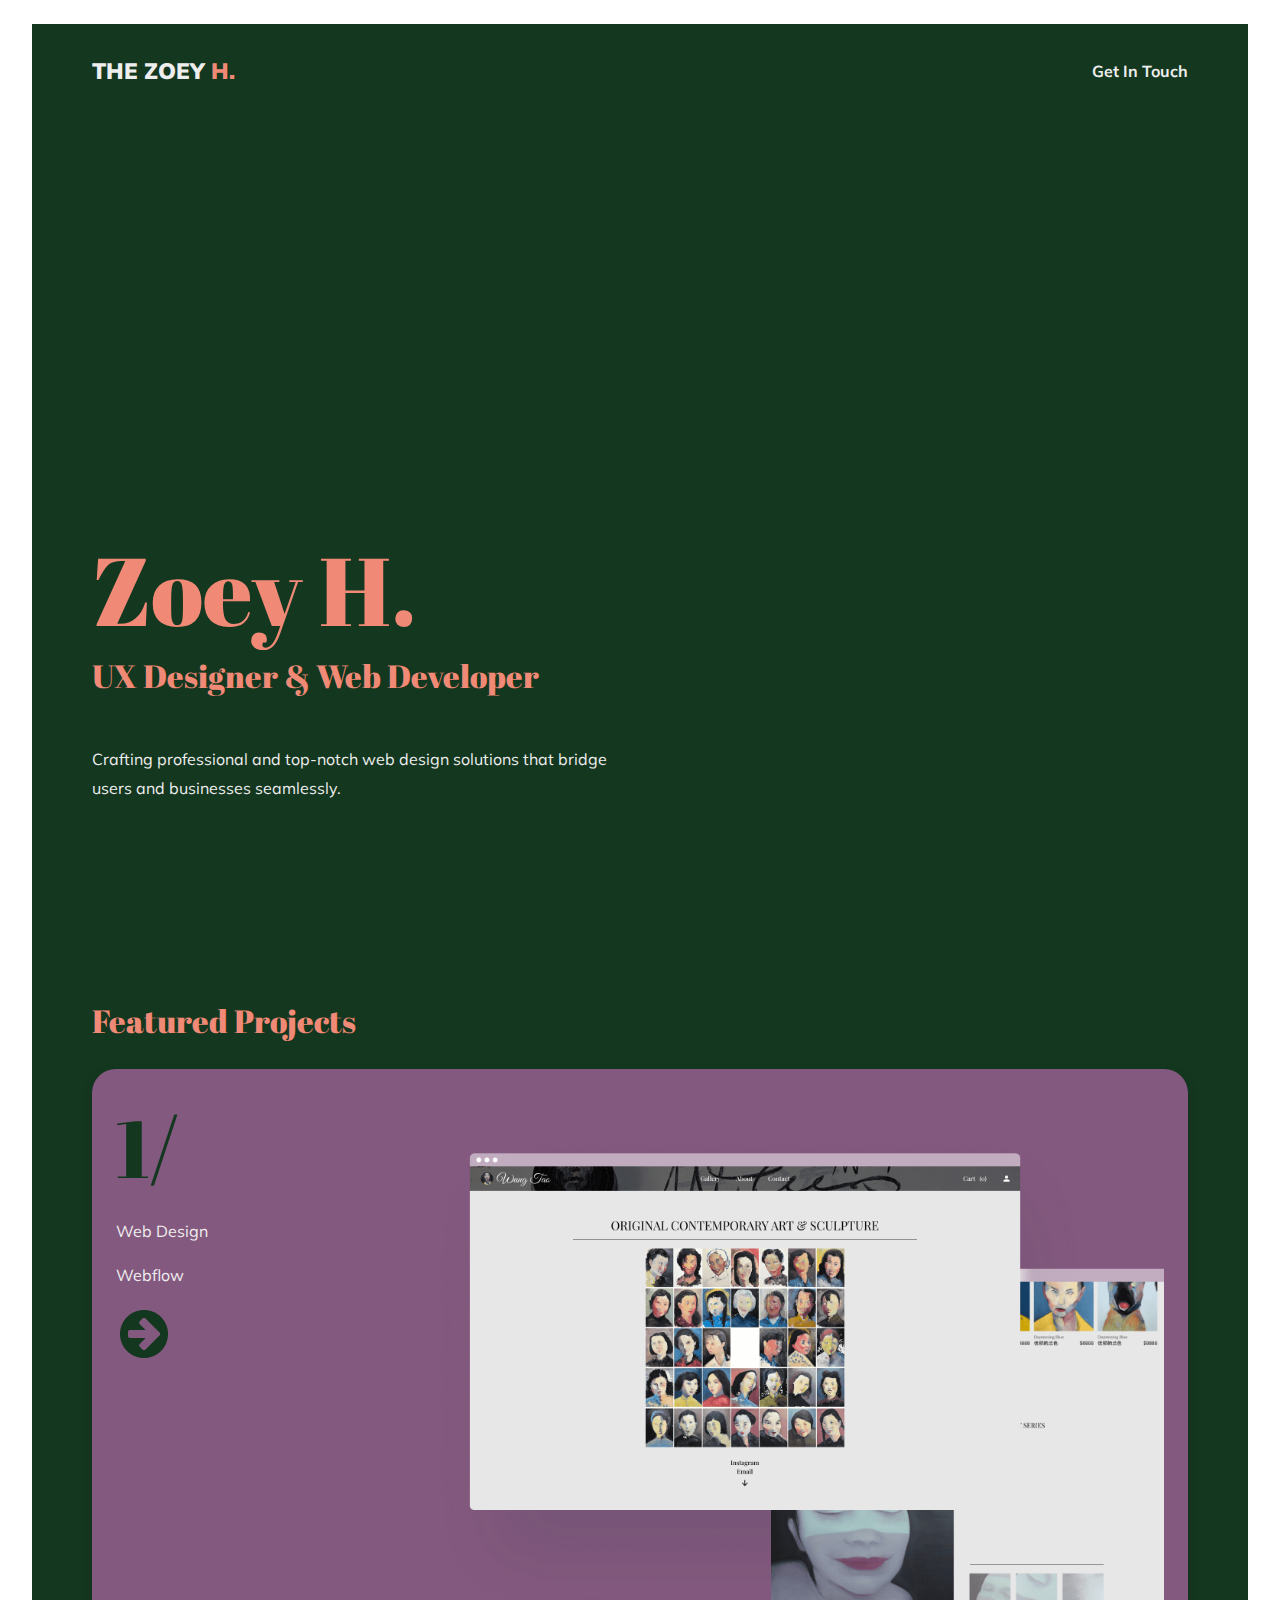
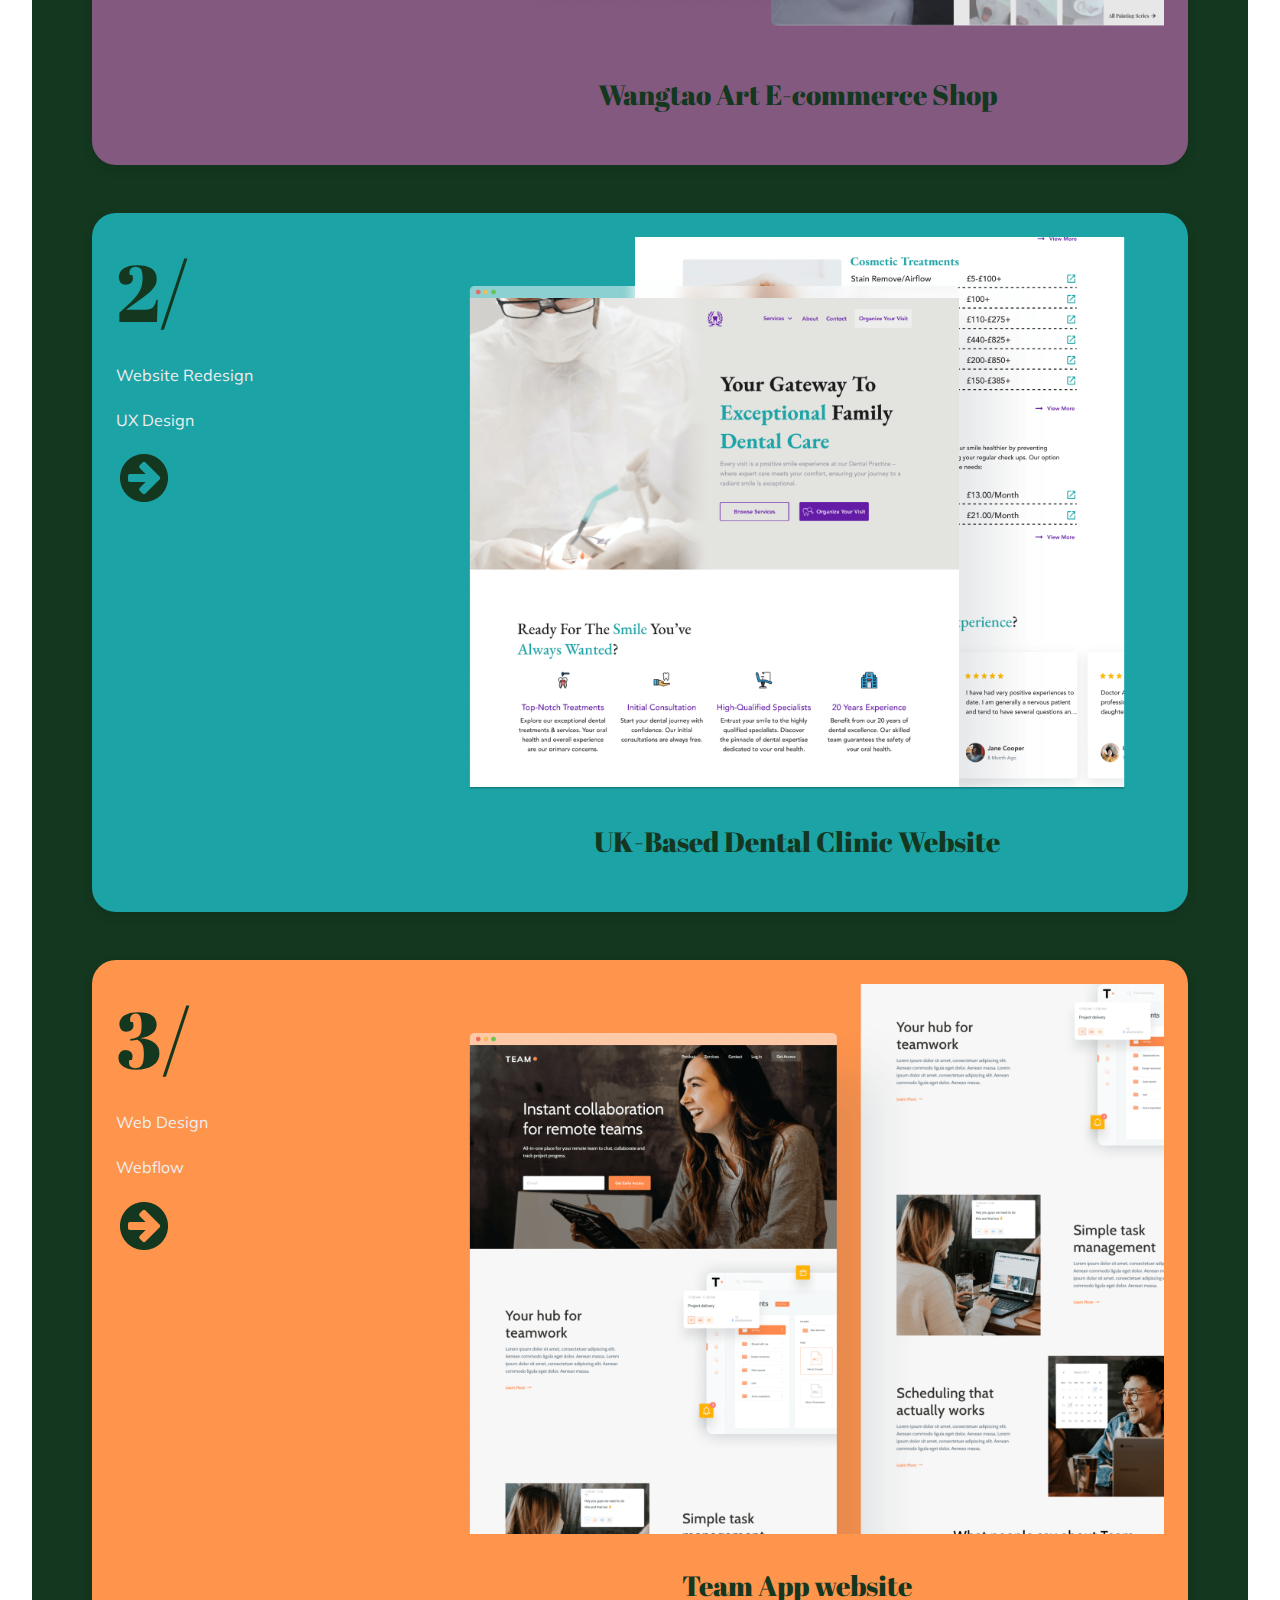
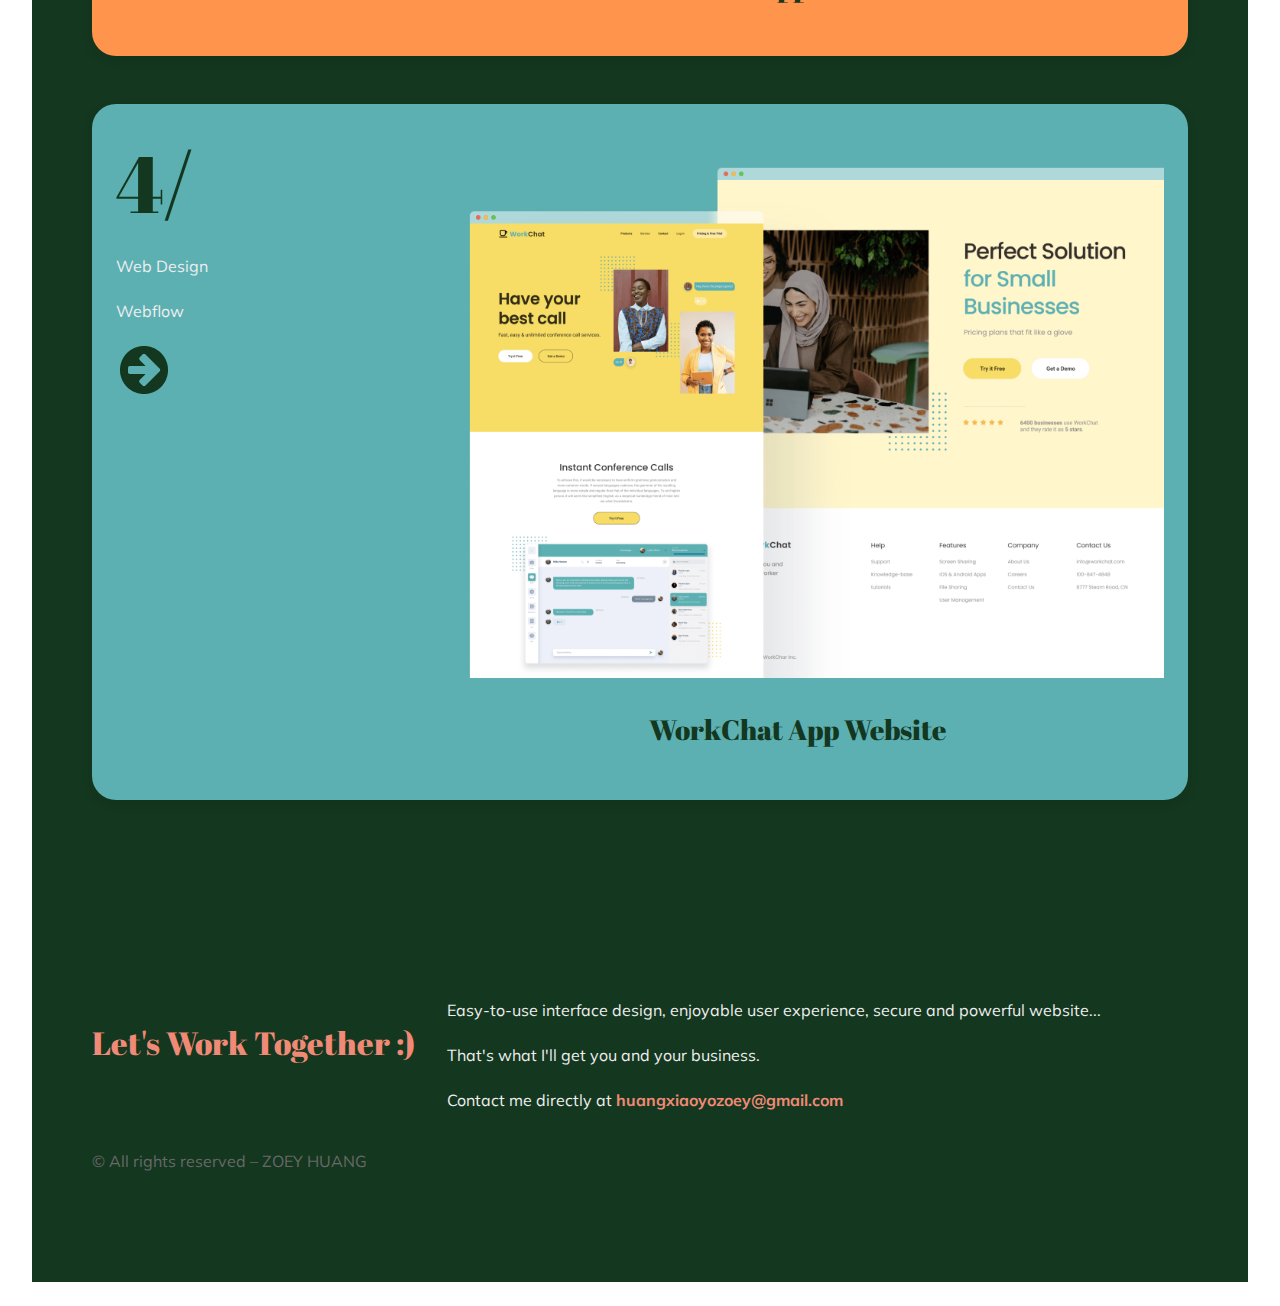
<file: index.html>
<!DOCTYPE html>
<html lang="en">
<head>
    <meta charset="UTF-8">
    <meta name="viewport" content="width=device-width, initial-scale=1.0">
    <title>Zoey Huang's Portfolio Website</title>
    <link rel="stylesheet" href="./style.css">
    <link rel="preconnect" href="https://fonts.googleapis.com">
    <link rel="preconnect" href="https://fonts.gstatic.com" crossorigin>
    <link href="https://fonts.googleapis.com/css2?family=Abril+Fatface&family=Mulish:ital,wght@0,200..1000;1,200..1000&display=swap" rel="stylesheet">
</head>

<body>
    <header>
        <a href="./index.html" class="logo">THE ZOEY <span>H.</span></a>
        <a href="mailto:huangxiaoyozoey@gmail.com" class="link">Get In Touch</a>
    </header>
    <section id="hero">
        <div class="container">
             <h1>Zoey H.</h1>
             <h2 class="role">UX Designer & Web Developer</h2>
             <p class="hero-text">Crafting professional and top-notch web design solutions that bridge users and businesses seamlessly.</p>
        </div>
    </section>


    <section id="projects">
        <div class="container">
            <h2>Featured Projects</h2>
            <div class="project-list">

                <a href="./public/wangtao-design-page.html">
                    <div class="project-card" id="wt">
                        <div class="left-wrap">
                            <h1 class="project-number">1/</h1>
                            <div class="tags">
                                <p>Web Design</p>
                                <p>Webflow</p> 
                            </div>
                            <img src="./images/arrow-project.png" alt="right arrow to enter the project." />
                        </div>
        
                        <div class="right-wrap">
                            <img class="project-img" src="images/wangtao-art.png" alt="the mockups of Wang tao's art e-commerce shop." />
                            <h3>Wangtao Art E-commerce Shop</h3>
                        </div>
                    </div>
                </a>

                <a href="./public/uk-dental-clinic-page.html">
                    <div class="project-card" id="dental">
                        <div class="left-wrap">
                            <h1 class="project-number">2/</h1>
                            <div class="tags">
                                <p>Website Redesign</p>
                                <p>UX Design</p> 
                            </div>
                            <img src="./images/arrow-project.png" alt="right arrow to enter the project." />
                        </div>
        
                        <div class="right-wrap">
                            <img class="project-img" src="./images/pinner-dental.png" alt="the mockups of the pinner dental practice website." />
                            <h3>UK-Based Dental Clinic Website</h3>
                        </div>
                    </div>
                </a>

                <a href="public/team-app-page.html">
                    <div class="project-card" id="team">
                        <div class="left-wrap">
                            <h1 class="project-number">3/</h1>
                            <div class="tags">
                                <p>Web Design</p>
                                <p>Webflow</p> 
                            </div>
                            <img src="./images/arrow-project.png" alt="right arrow to enter the project." />
                        </div>
        
                        <div class="right-wrap">
                            <img class="project-img" src="./images/team-app.png" alt="the mockups of the team app website." />
                            <h3>Team App website</h3>
                        </div>
                    </div>
                </a>

                <a href="./public/workchat-page.html">
                    <div class="project-card" id="work-chat">
                        <div class="left-wrap">
                            <h1 class="project-number">4/</h1>
                            <div class="tags">
                                <p>Web Design</p>
                                <p>Webflow</p> 
                            </div>
                            <img src="./images/arrow-project.png" alt="right arrow to enter the project." />
                        </div>
        
                        <div class="right-wrap">
                            <img class="project-img" src="./images/workchat.png" alt="the mockups of the team app website." />
                            <h3>WorkChat App Website</h3>
                        </div>
                    </div>
                </a>
                
             </div>
        </div>
    </section>

    <section id="footer">
        <div class="container">
            <div class="footer-flex">
                <h2>Let's Work Together :)</h2>
                <div class="right-text">
                    <p>Easy-to-use interface design, enjoyable user experience, secure and powerful website...</p>
                    <p>That's what I'll get you and your business.</p>
                    <p>Contact me directly at <a href="mailto:huangxiaoyozoey@gmail.com" class="link colored">huangxiaoyozoey@gmail.com</a></p>
                </div>
            </div>
            <p class="copyright">© All rights reserved – ZOEY HUANG</p>  
        </div>
    </section>
</body>
</file>
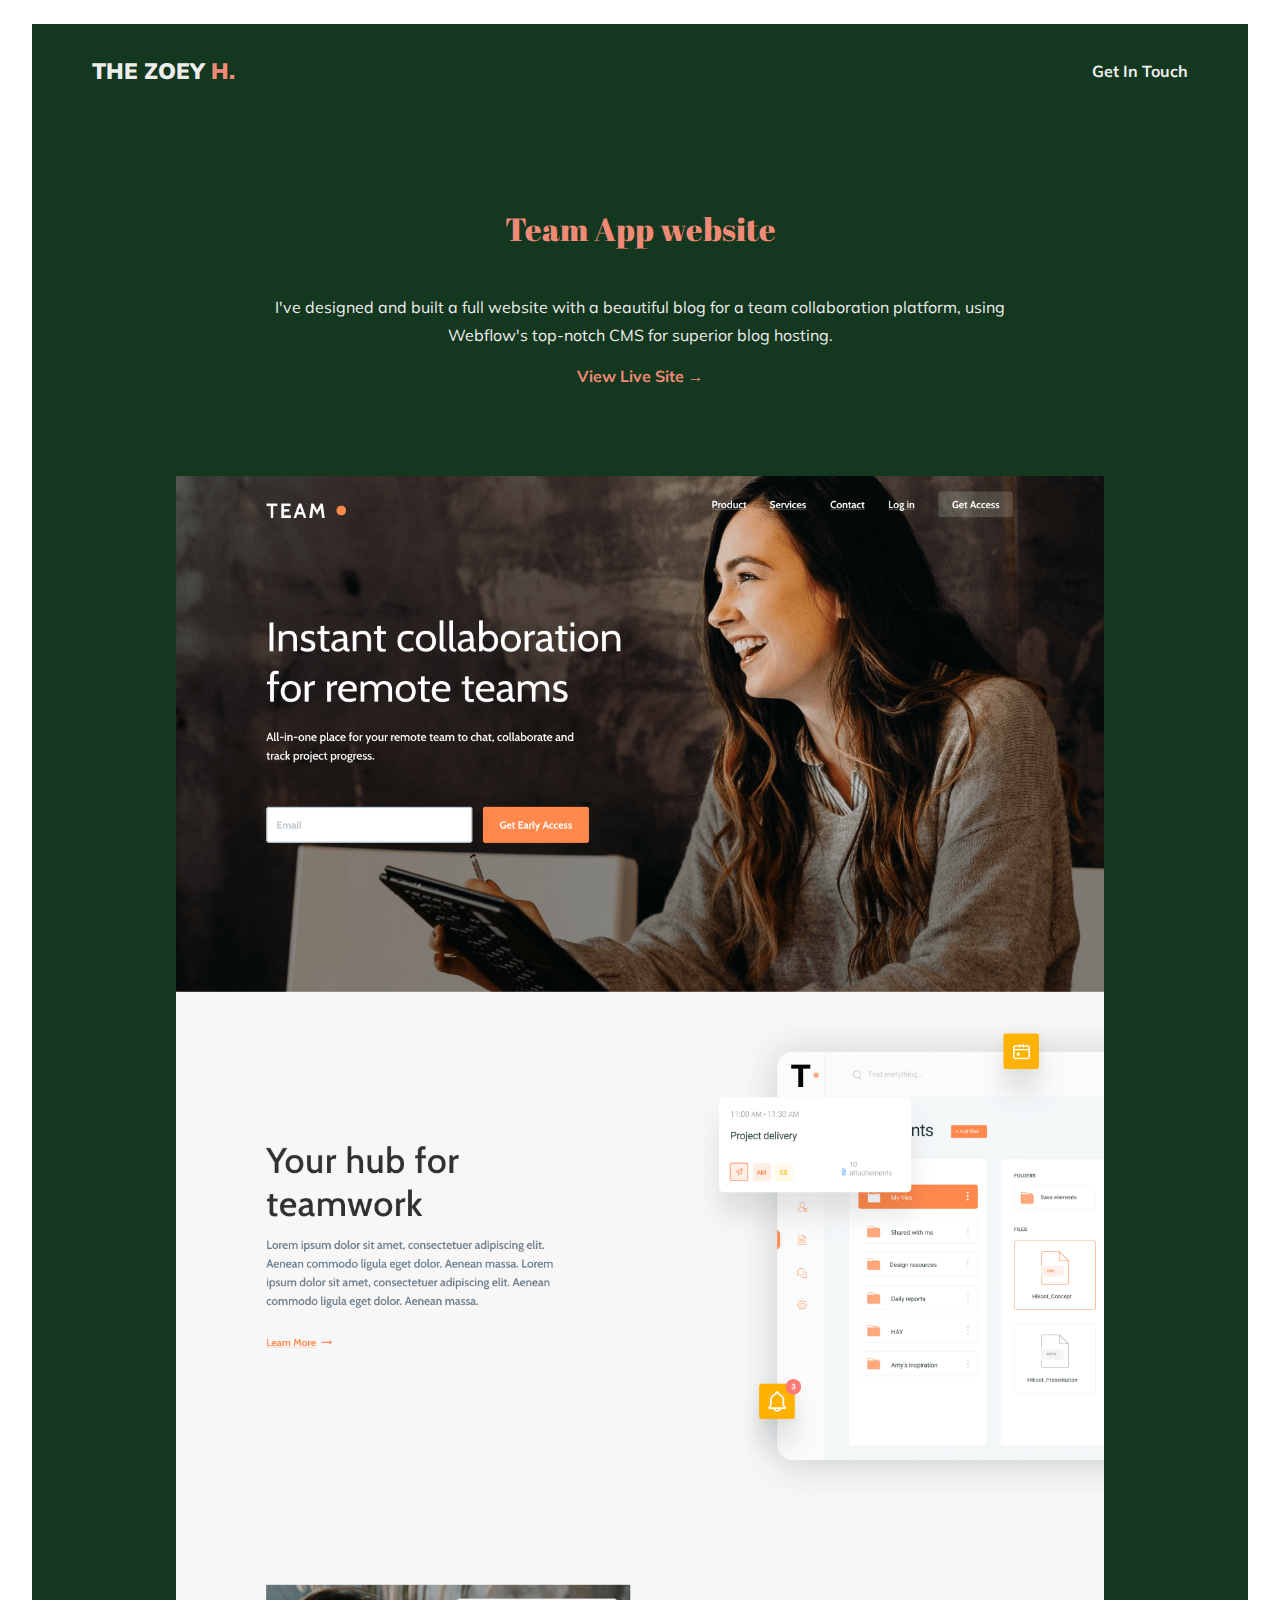
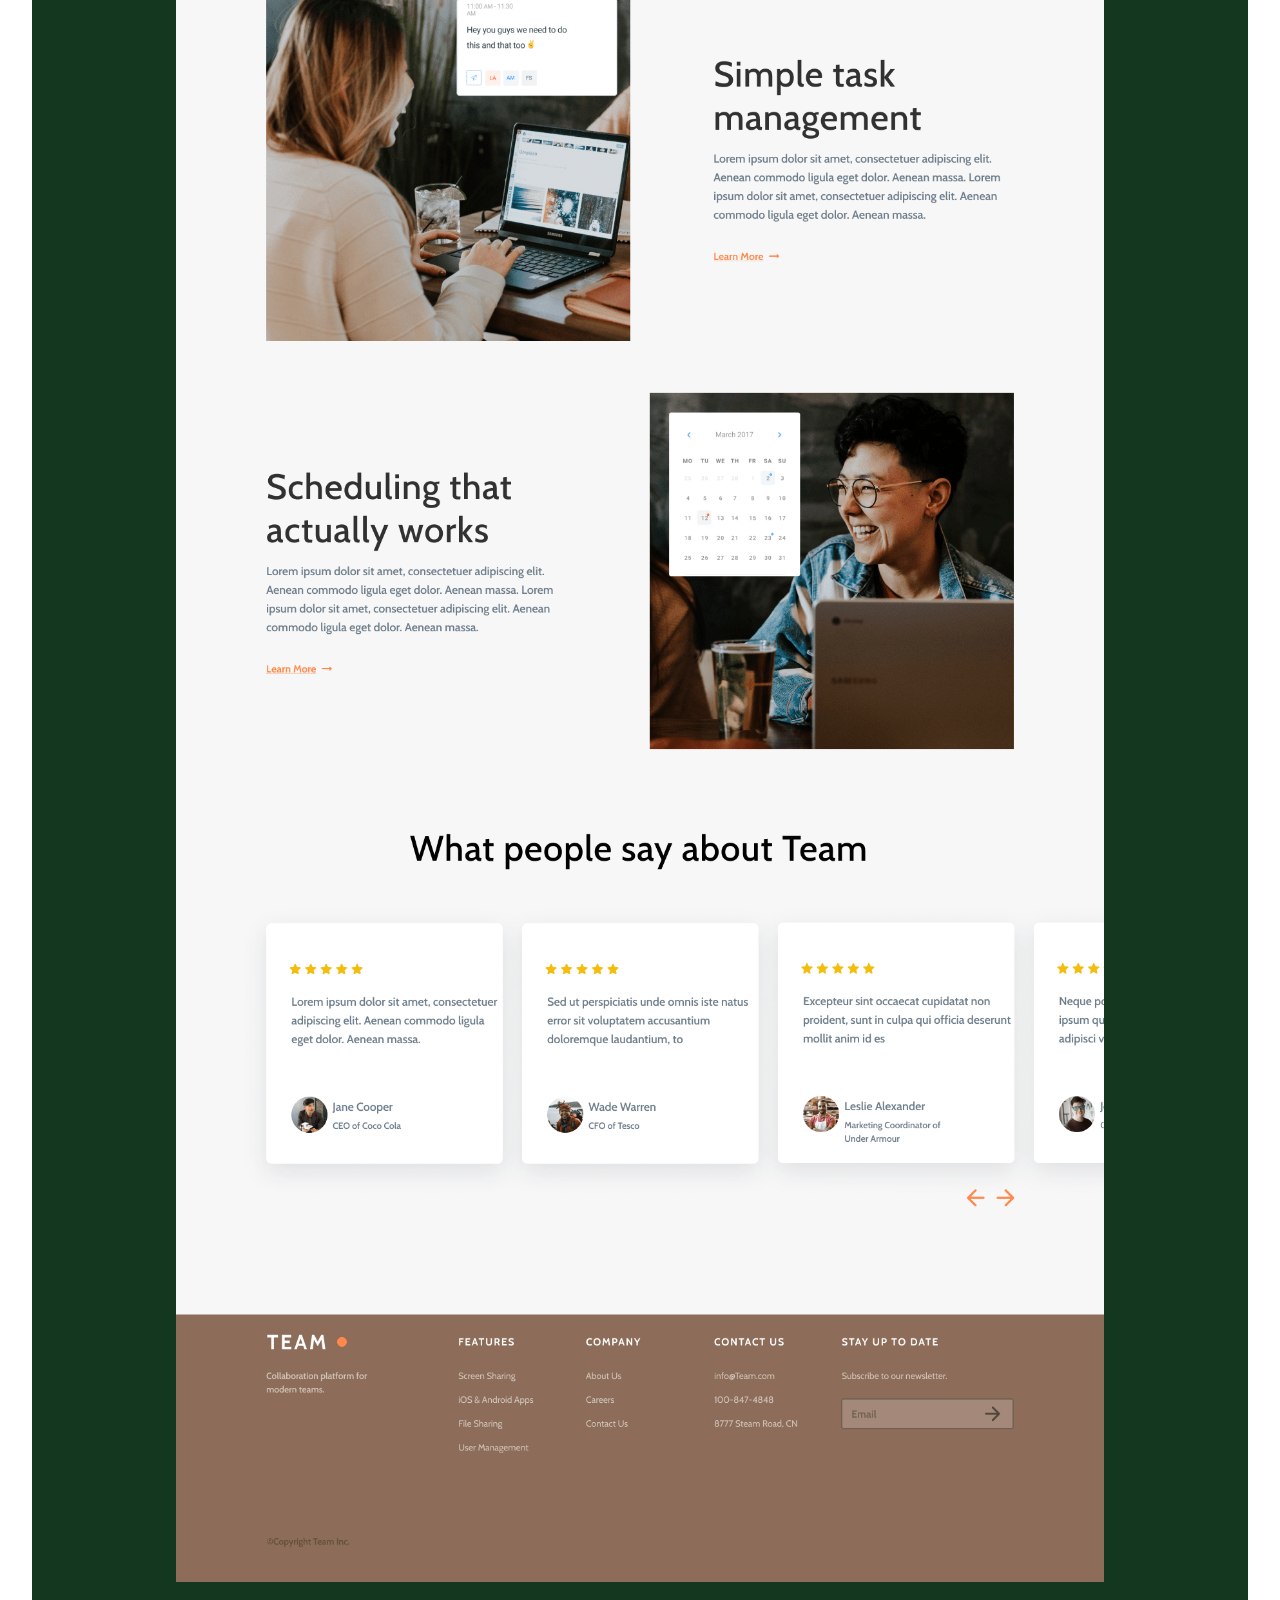
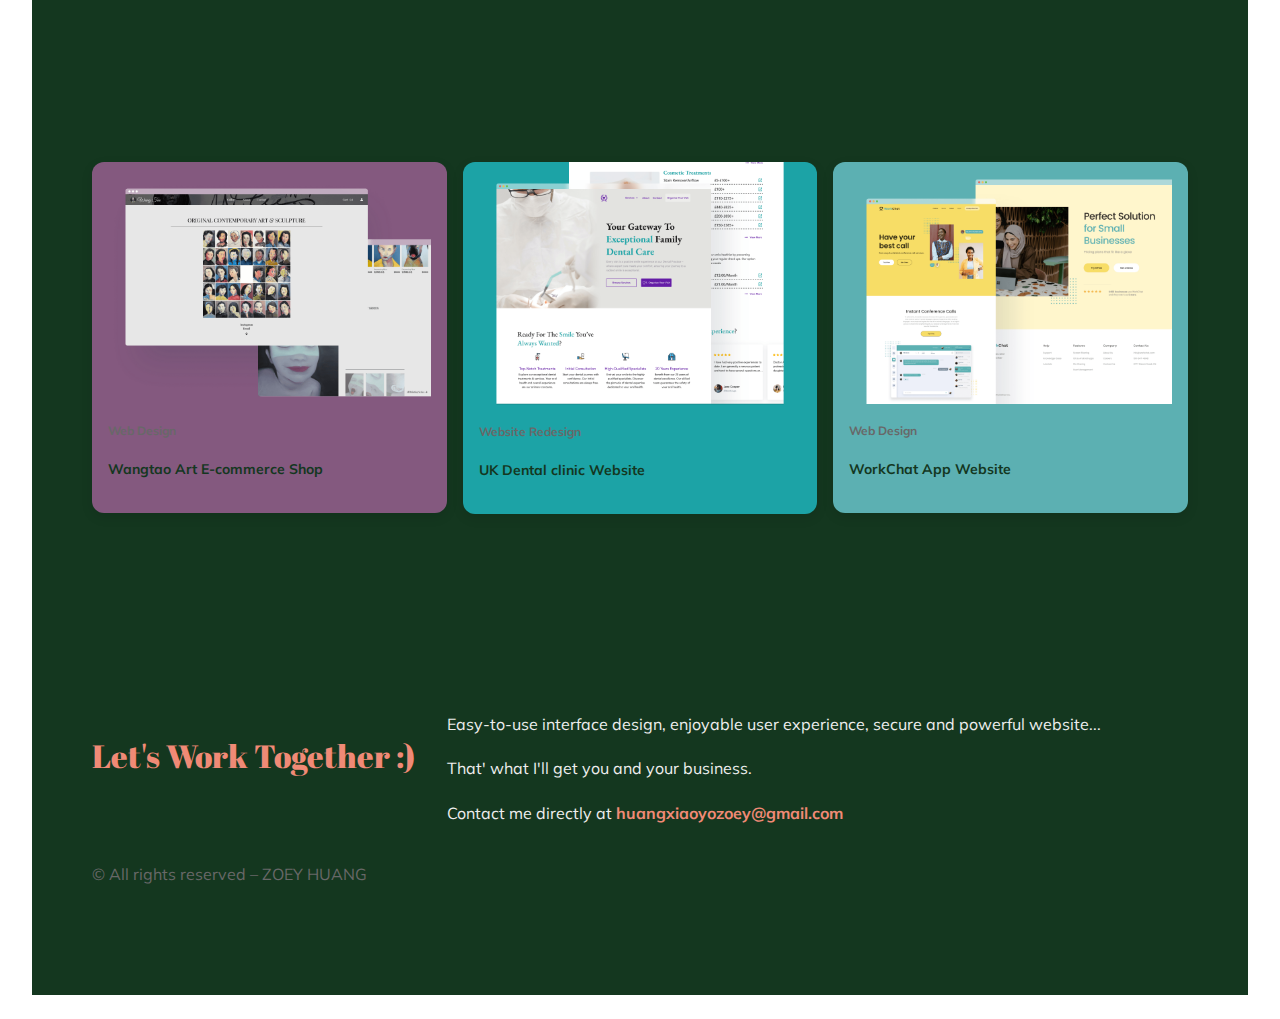
<file: public/team-app-page.html>
<!DOCTYPE html>
<html lang="en">
<head>
    <meta charset="UTF-8">
    <title>Team App website</title>
    <link rel="stylesheet" href="../style.css">
    <link rel="preconnect" href="https://fonts.googleapis.com">
    <link rel="preconnect" href="https://fonts.gstatic.com" crossorigin>
    <link href="https://fonts.googleapis.com/css2?family=Abril+Fatface&family=Mulish:ital,wght@0,200..1000;1,200..1000&display=swap" rel="stylesheet">
</head>

<body id="project-page">
    <header>
        <a href="../index.html" class="logo">THE ZOEY <span>H.</span></a>
        <a href="mailto:huangxiaoyozoey@gmail.com" class="link">Get In Touch</a>
    </header>

    <section id="project-info">
        <div class="container centre text">
            <h2>Team App website</h2>
            <p>I've designed and built a full website with a beautiful blog for a team collaboration platform, using Webflow's top-notch CMS for superior blog hosting.</p>
            <a href="https://team-app-48d81d.webflow.io/" class="link live-site">View Live Site →</a> 
        </div>
        <div class="container centre">
            <img src="../images/teamapp-landingpage.png" alt= "Display of the landing page of the team app"/>
        </div>
    </section>

    <section id="other-projects">
        <div class="container">
            <div class="other-list">
                <a href="./wangtao-design-page.html">
                    <div class="other-card" id="wt">
                        <img class="project-img" src="../images/wangtao-art.png" alt="the mockups of the wangtao art e-commerceshop." />
                        <p>Web Design</p>
                        <h4>Wangtao Art E-commerce Shop</h4>
                    </div>
                </a>

                <a href="./uk-dental-clinic-page.html">
                    <div class="other-card" id="dental">
                        <img class="project-img" src="../images/pinner-dental.png" alt="the mockups of a uk-based dental clinic." />
                        <p>Website Redesign</p>
                        <h4>UK Dental clinic Website</h4>
                    </div>
                </a>

                <a href="./workchat-page.html">
                    <div class="other-card" id="work-chat">
                        <img class="project-img" src="../images/workchat.png" alt="the mockups of the WorkChat website." />
                        <p>Web Design</p>
                        <h4>WorkChat App Website</h4>
                    </div>
                </a>
            </div>
        </div>
    </section>

    <section id="footer">
        <div class="container">
            <div class="footer-flex">
                <h2>Let's Work Together :)</h2>
                <div class="right-text">
                    <p>Easy-to-use interface design, enjoyable user experience, secure and powerful website...</p>
                    <p>That' what I'll get you and your business.</p>
                    <p>Contact me directly at <a href="mailto:huangxiaoyozoey@gmail.com" class="link colored">huangxiaoyozoey@gmail.com</a></p>
                </div>
            </div>
            <p class="copyright">© All rights reserved – ZOEY HUANG</p>  
        </div>
    </section>

   
</body>
</file>
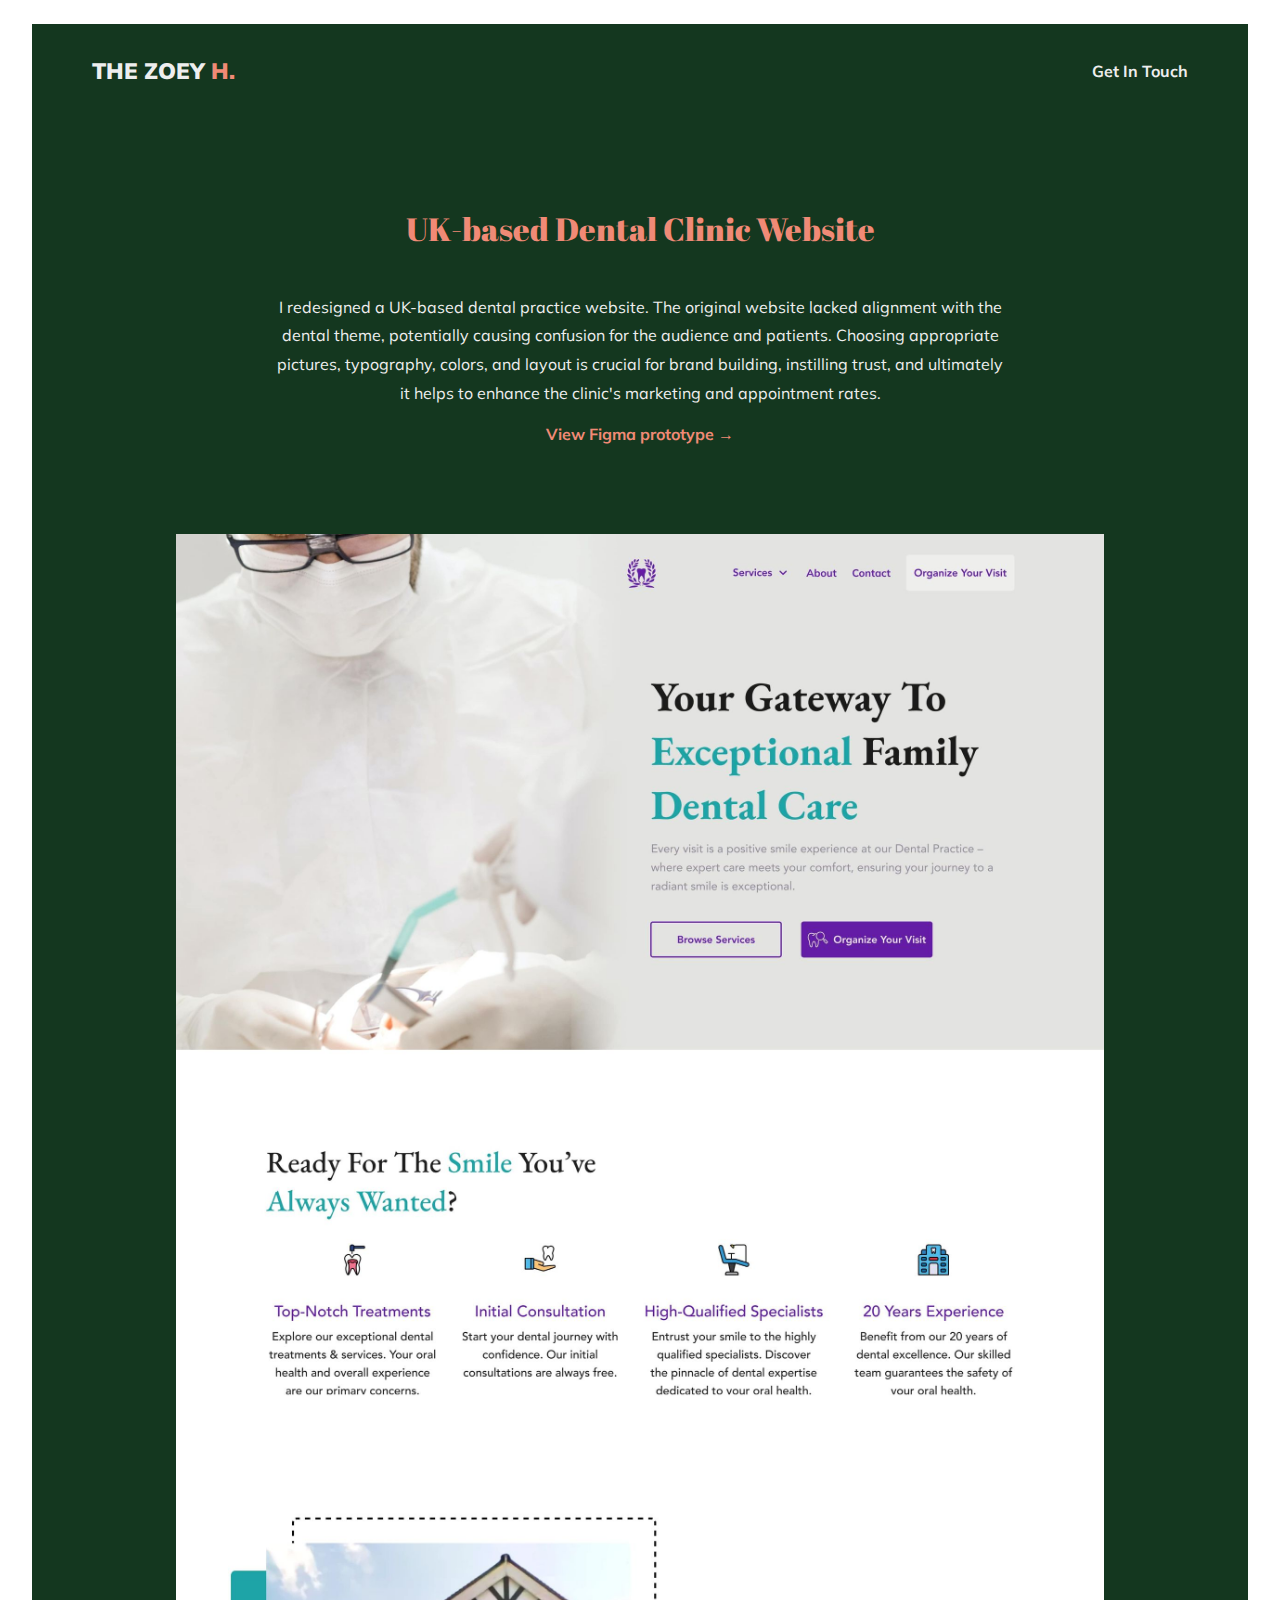
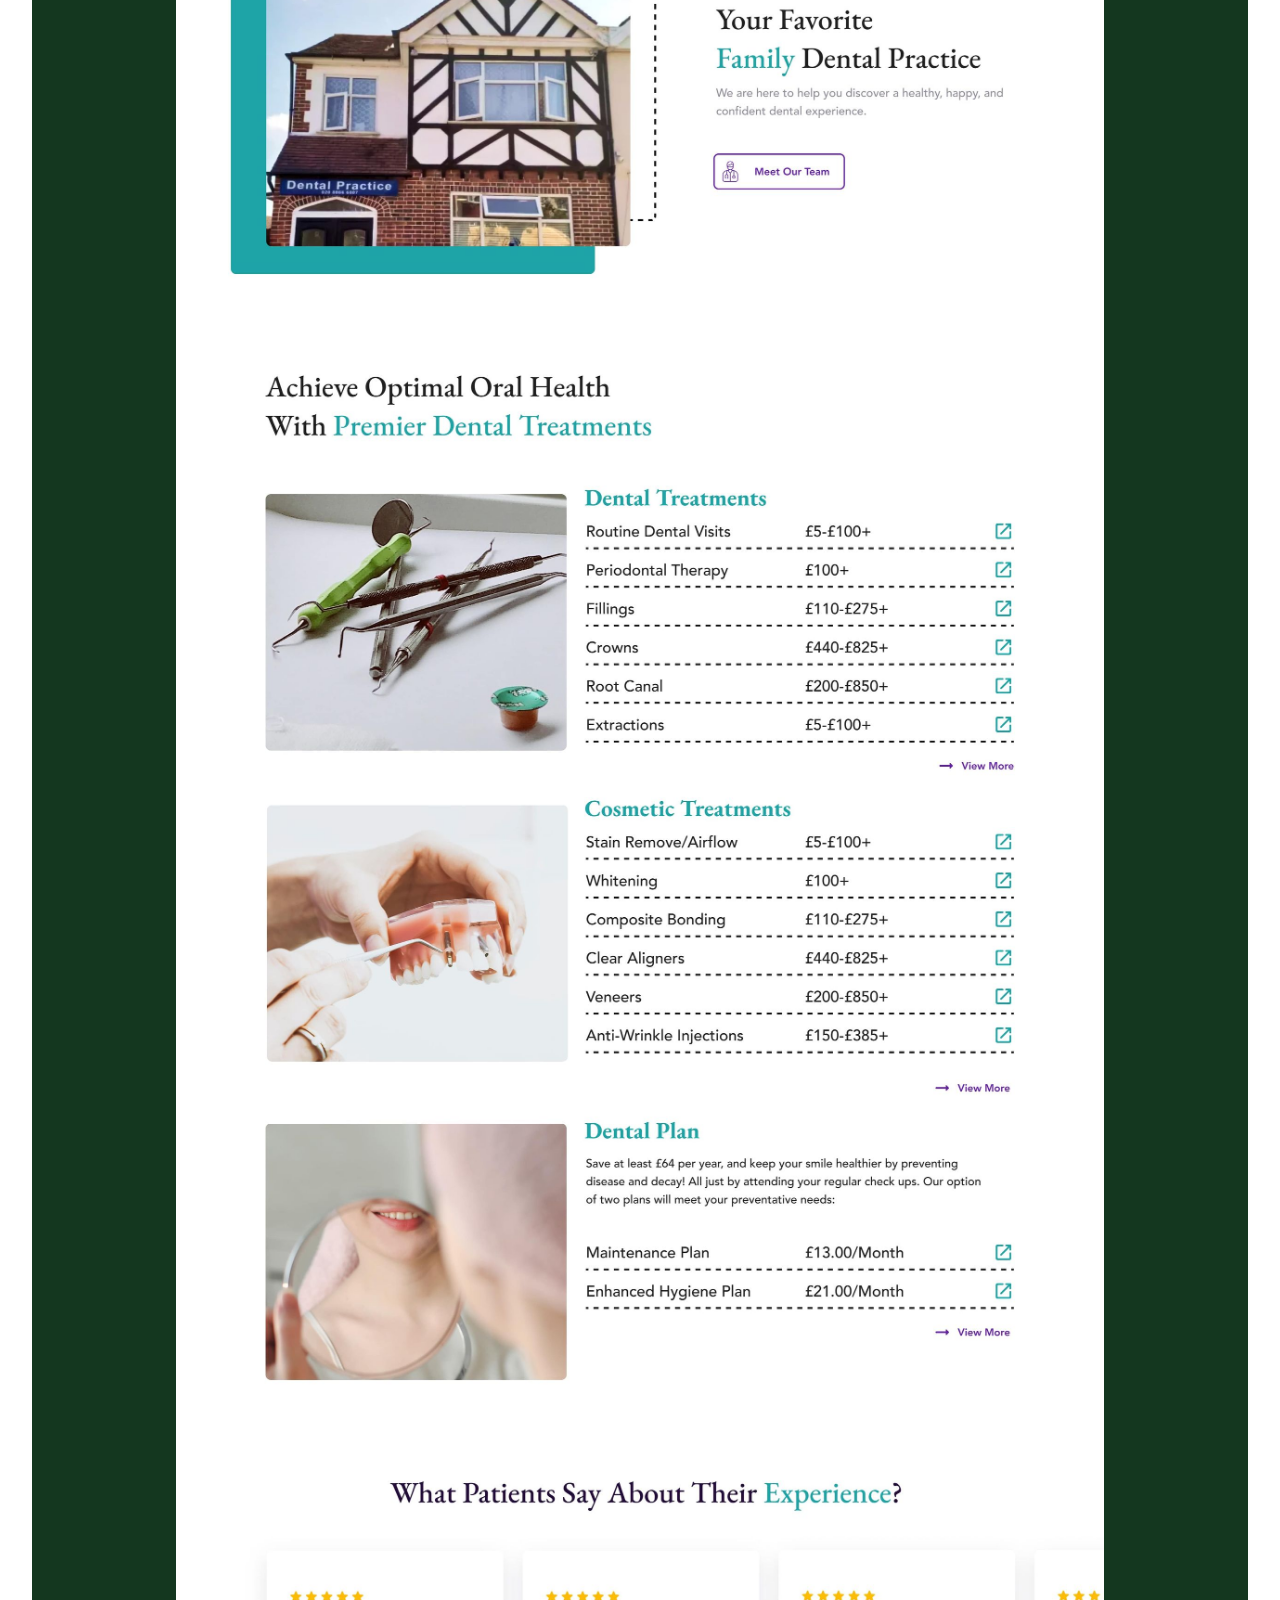
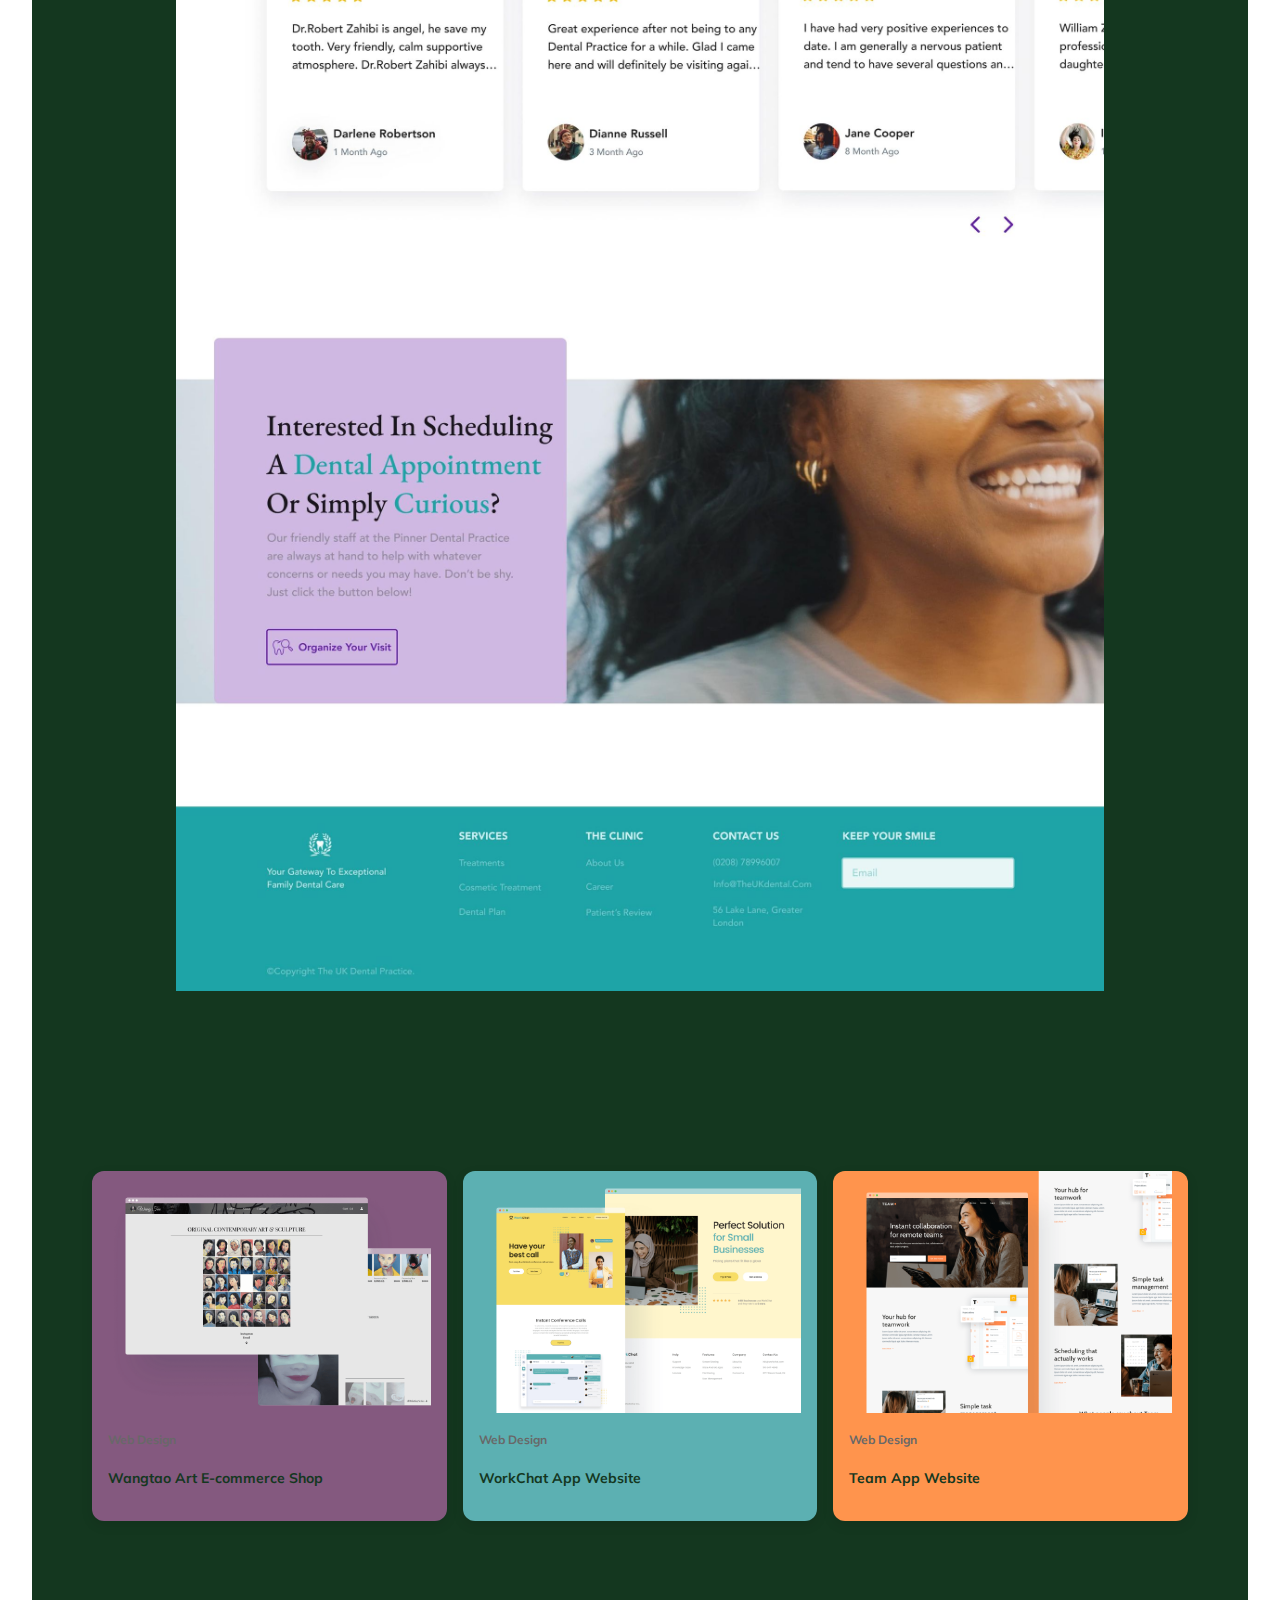
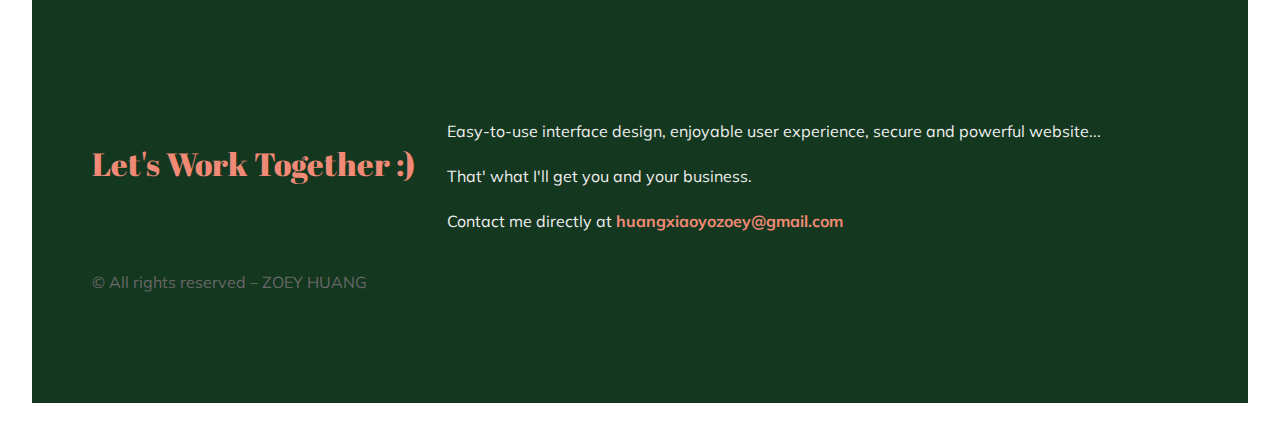
<file: public/uk-dental-clinic-page.html>
<!DOCTYPE html>
<html lang="en">
<head>
    <meta charset="UTF-8">
    <title>UK-based Dental Clinic Website</title>
    <link rel="stylesheet" href="../style.css">
    <link rel="preconnect" href="https://fonts.googleapis.com">
    <link rel="preconnect" href="https://fonts.gstatic.com" crossorigin>
    <link href="https://fonts.googleapis.com/css2?family=Abril+Fatface&family=Mulish:ital,wght@0,200..1000;1,200..1000&display=swap" rel="stylesheet">
</head>

<body id="project-page">
    <header>
        <a href="../index.html" class="logo">THE ZOEY <span>H.</span></a>
        <a href="mailto:huangxiaoyozoey@gmail.com" class="link">Get In Touch</a>
    </header>

    <section id="project-info">
        <div class="container centre text">
            <h2>UK-based Dental Clinic Website</h2>
            <p>I redesigned a UK-based dental practice website. The original website lacked alignment with the dental theme, potentially causing confusion for the audience and patients. Choosing appropriate pictures, typography, colors, and layout is crucial for brand building, instilling trust, and ultimately it helps to enhance the clinic's marketing and appointment rates. </p>
            <a href="https://www.figma.com/proto/JRnk5ydf3PBt1VZx3LY7lC/Pinner-Dental-Practice?page-id=1%3A2&node-id=126-1416&viewport=-1254%2C504%2C0.36&t=vAZq9KGjY5jpoVSD-1&scaling=min-zoom&content-scaling=fixed&starting-point-node-id=126%3A1416" class="link live-site">View Figma prototype →</a> 
        </div>
        <div class="container centre">
            <img src="../images/pinner-dental-landing.jpg" alt= "Display of the landing page of a uk-based dental clinic"/>
        </div>
    </section>

    <section id="other-projects">
        <div class="container">
            <div class="other-list">
                <a href="./wangtao-design-page.html">
                    <div class="other-card" id="wt">
                        <img class="project-img" src="../images/wangtao-art.png" alt="the mockups of the wangtao art e-commerceshop." />
                        <p>Web Design</p>
                        <h4>Wangtao Art E-commerce Shop</h4>
                    </div>
                </a>

                <a href="./workchat-page.html">
                    <div class="other-card" id="work-chat">
                        <img class="project-img" src="../images/workchat.png" alt="the mockups of the workchat website." />
                        <p>Web Design</p>
                        <h4>WorkChat App Website</h4>
                    </div>
                </a>

                <a href="./team-app-page.html">
                    <div class="other-card" id="team">
                        <img class="project-img" src="../images/team-app.png" alt="the mockups of the team app website." />
                        <p>Web Design</p>
                        <h4>Team App Website</h4>
                    </div>
                </a>
            </div>
        </div>
    </section>

    <section id="footer">
        <div class="container">
            <div class="footer-flex">
                <h2>Let's Work Together :)</h2>
                <div class="right-text">
                    <p>Easy-to-use interface design, enjoyable user experience, secure and powerful website...</p>
                    <p>That' what I'll get you and your business.</p>
                    <p>Contact me directly at <a href="mailto:huangxiaoyozoey@gmail.com" class="link colored">huangxiaoyozoey@gmail.com</a></p>
                </div>
            </div>
            <p class="copyright">© All rights reserved – ZOEY HUANG</p>  
        </div>
    </section>

   
</body>
</file>
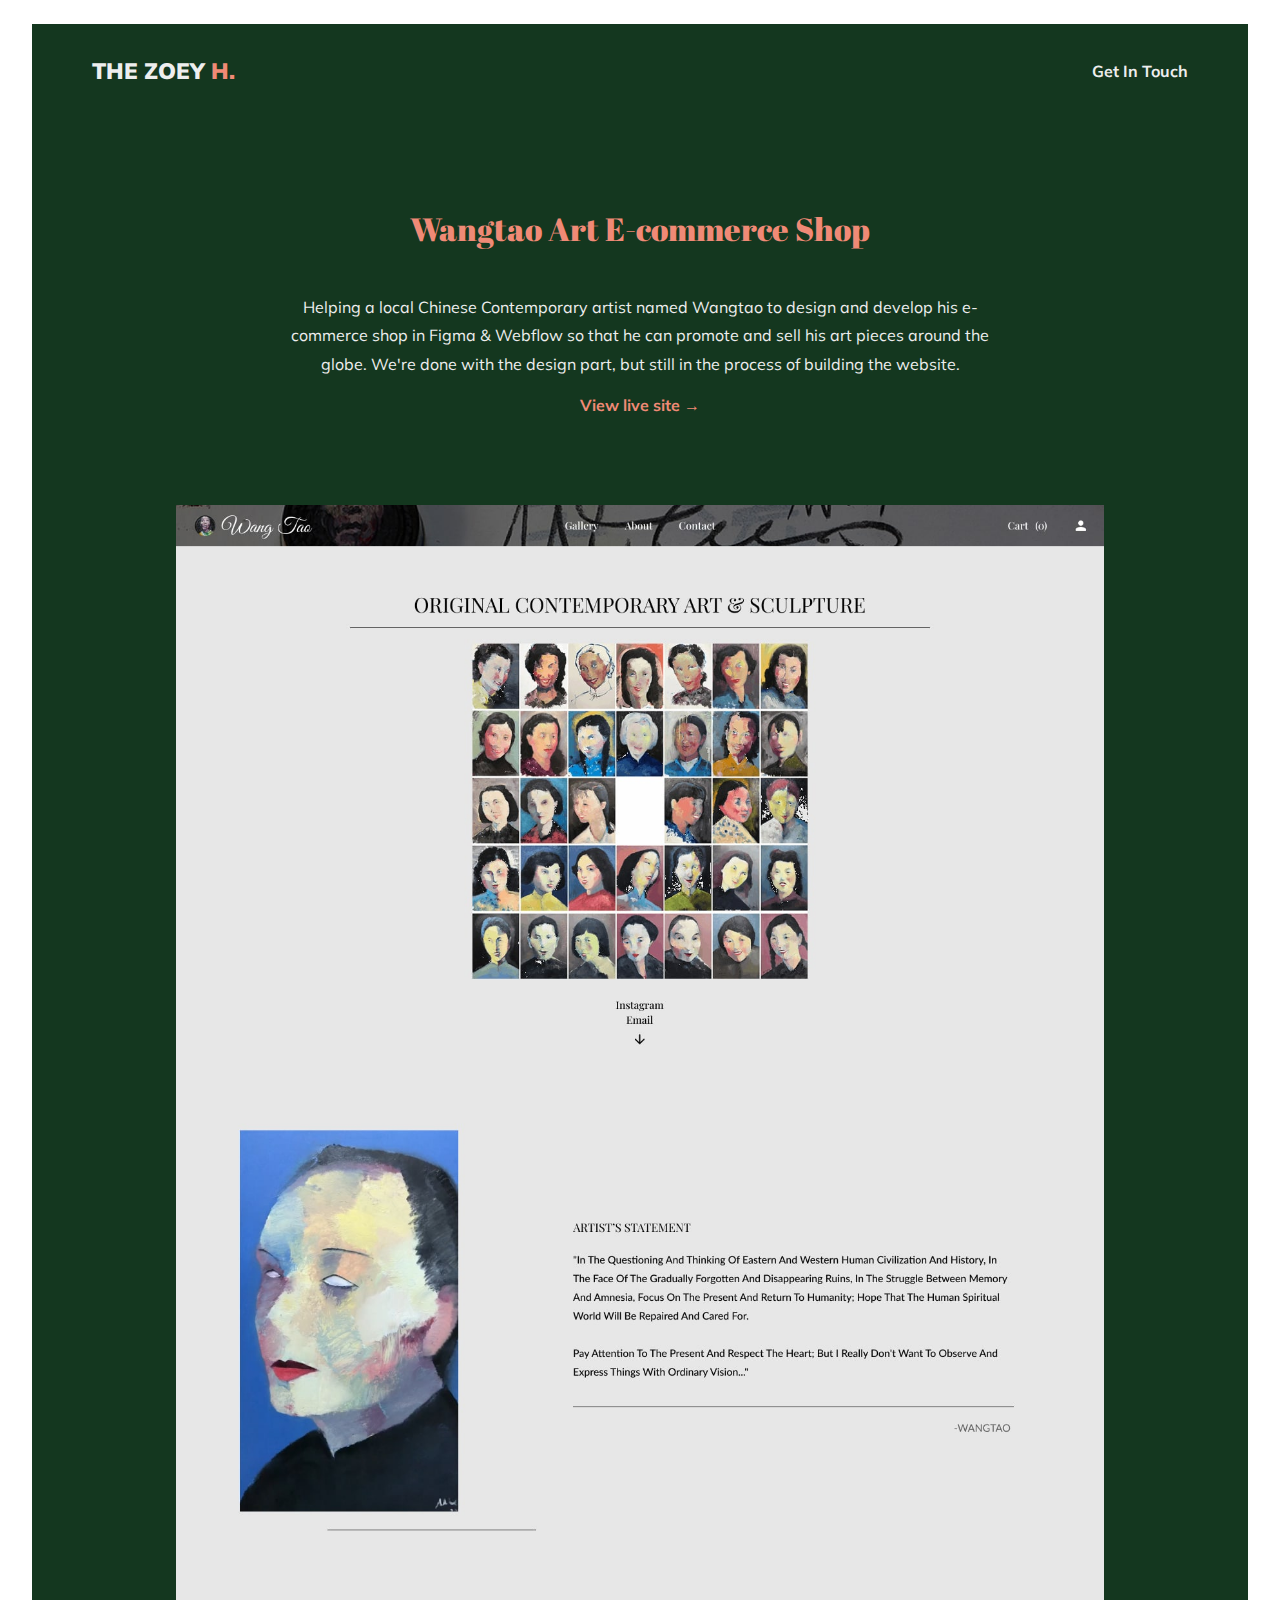
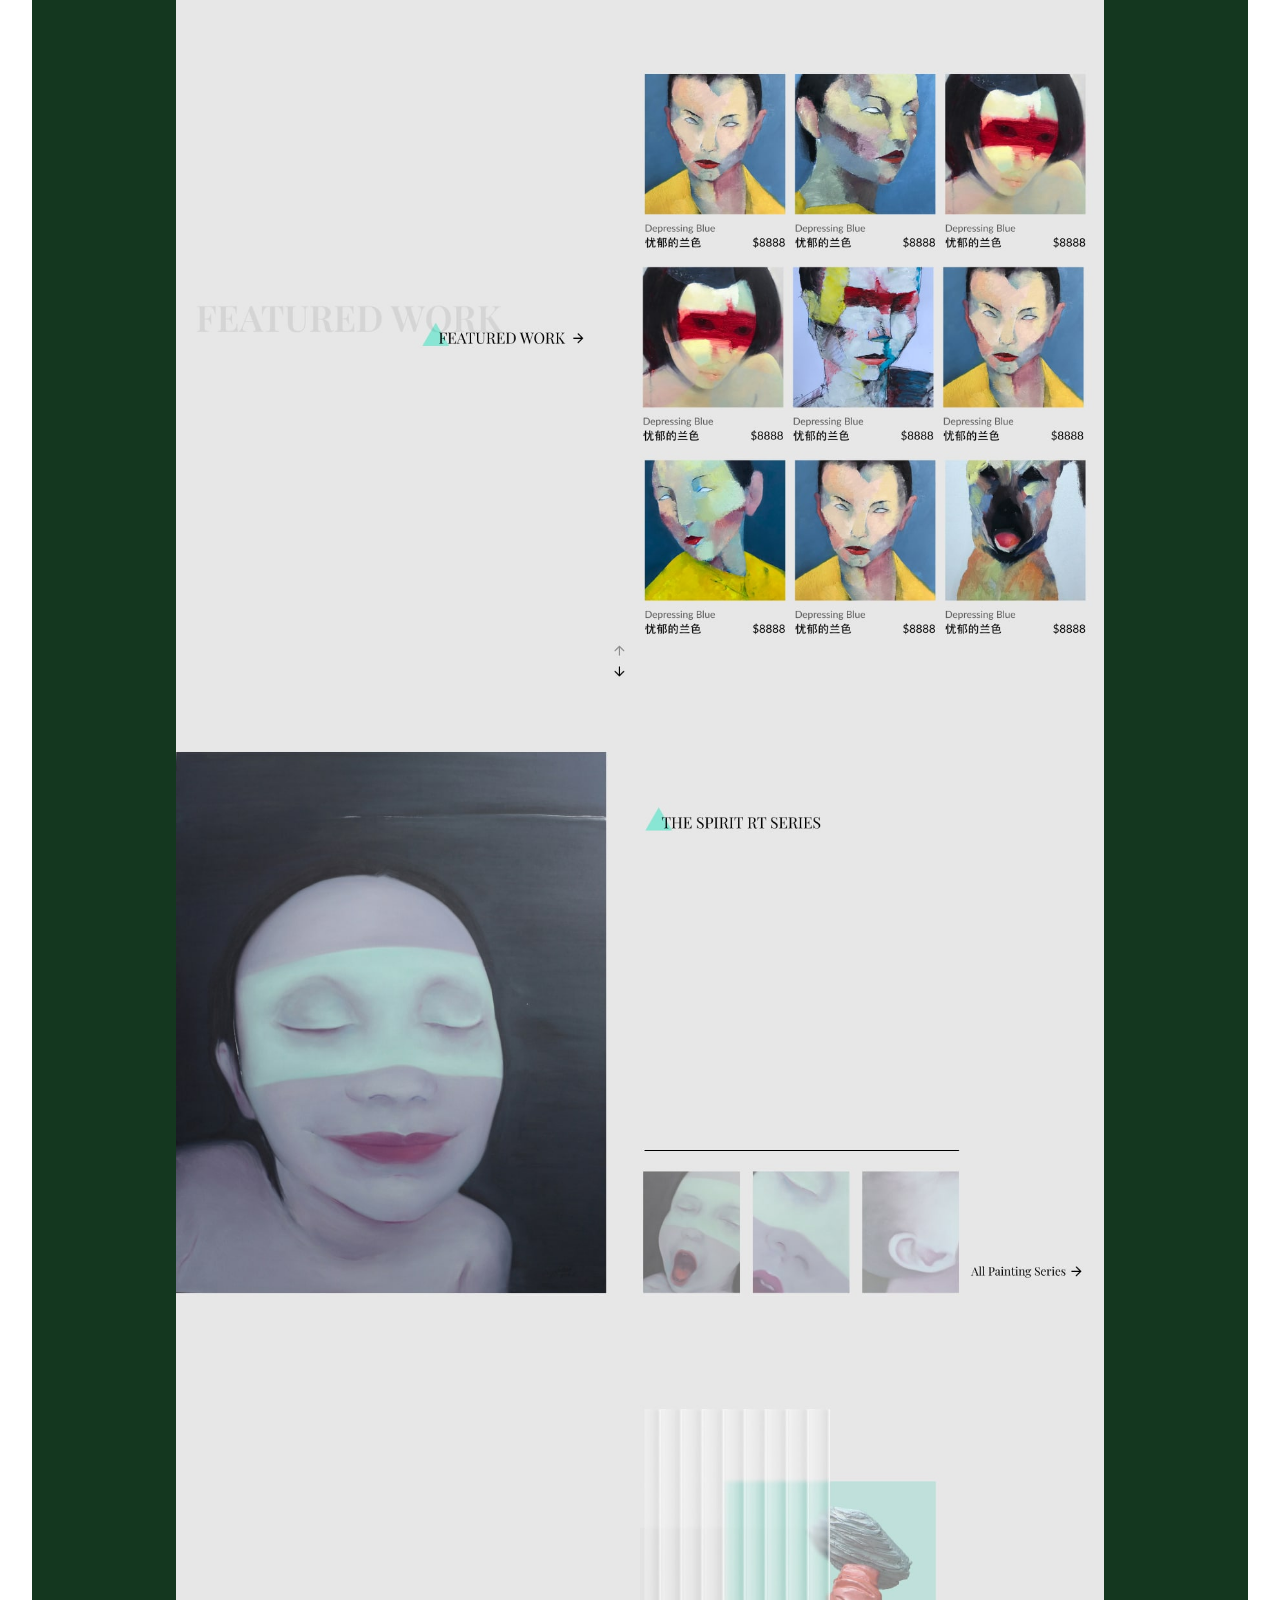
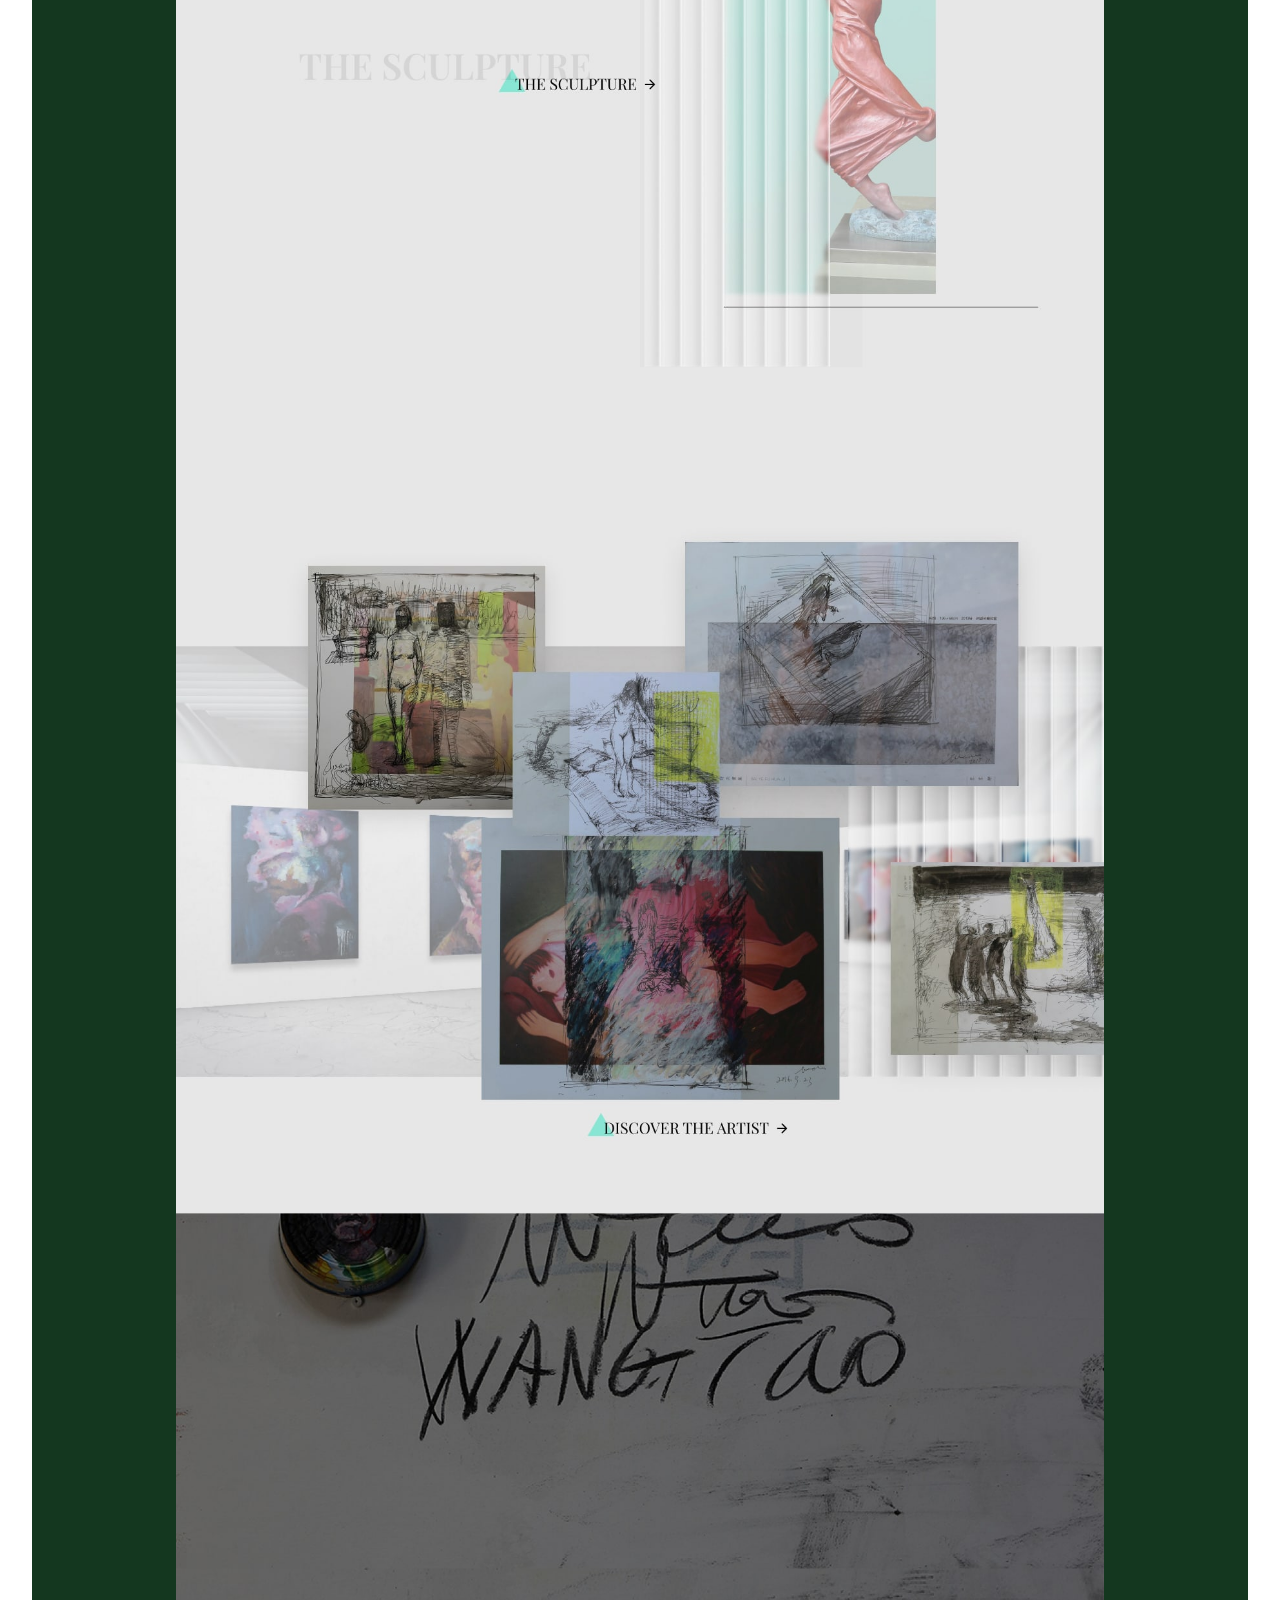
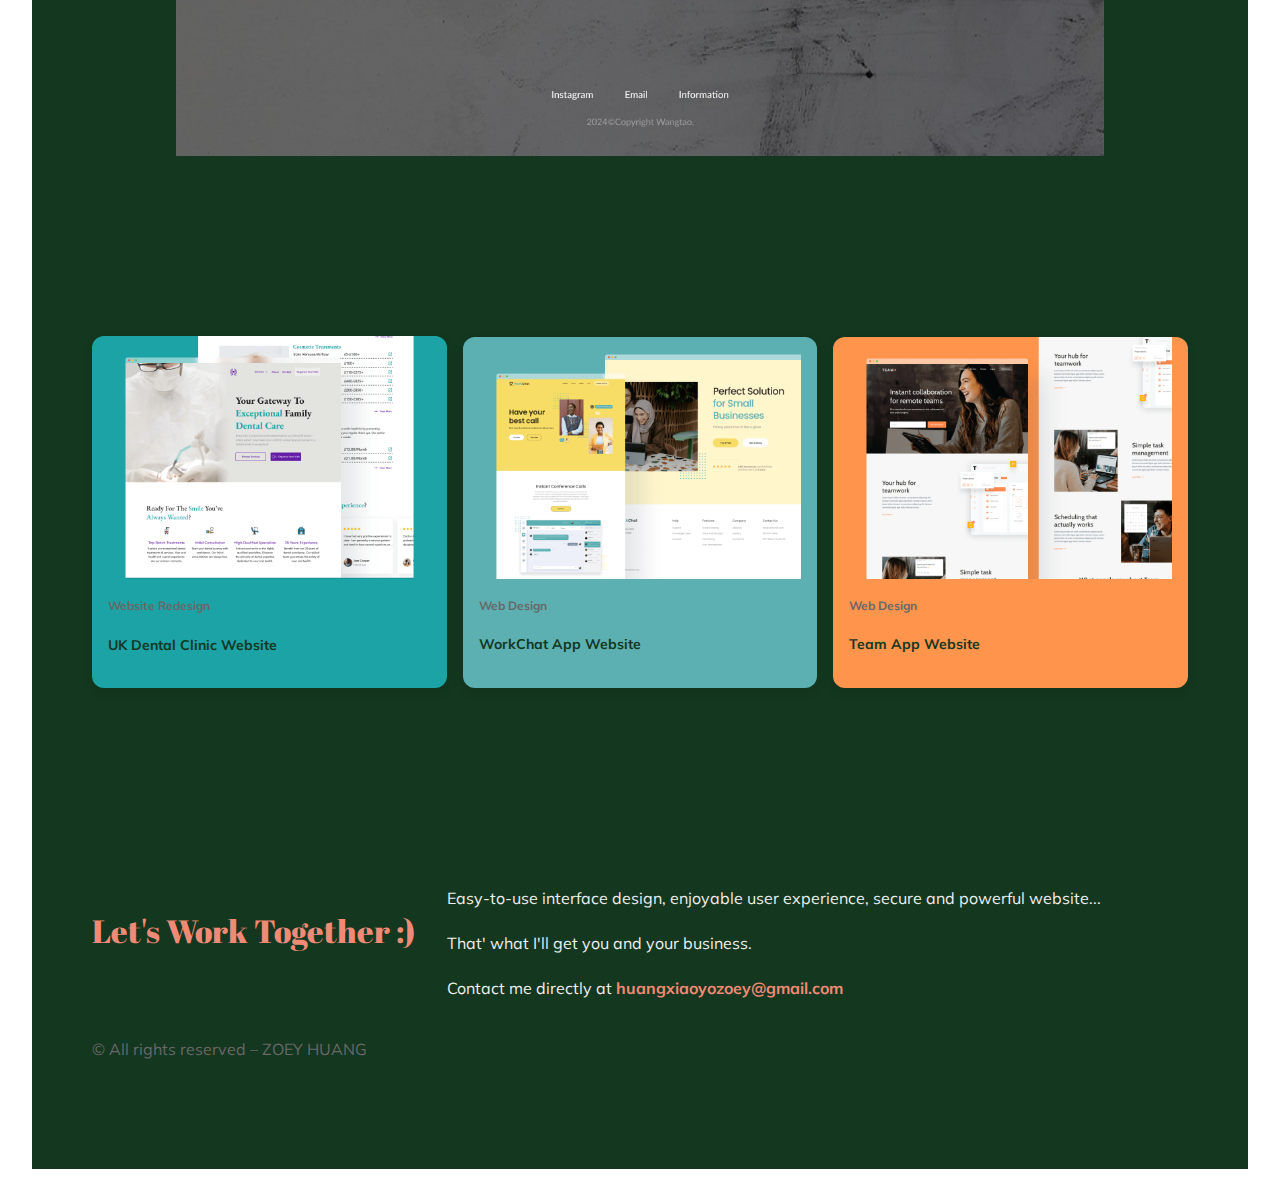
<file: public/wangtao-design-page.html>
<!DOCTYPE html>
<html lang="en">
<head>
    <meta charset="UTF-8">
    <title>Wangtao Art E-commerce Shop</title>
    <link rel="stylesheet" href="../style.css">
    <link rel="preconnect" href="https://fonts.googleapis.com">
    <link rel="preconnect" href="https://fonts.gstatic.com" crossorigin>
    <link href="https://fonts.googleapis.com/css2?family=Abril+Fatface&family=Mulish:ital,wght@0,200..1000;1,200..1000&display=swap" rel="stylesheet">
</head>

<body id="project-page">
    <header>
        <a href="../index.html" class="logo">THE ZOEY <span>H.</span></a>
        <a href="mailto:huangxiaoyozoey@gmail.com" class="link">Get In Touch</a>
    </header>

    <section id="project-info">
        <div class="container centre text">
            <h2>Wangtao Art E-commerce Shop</h2>
            <p>Helping a local Chinese Contemporary artist named Wangtao to design and develop his e-commerce shop in Figma & Webflow so that he can promote and sell his art pieces around the globe. We're done with the design part, but still in the process of building the website. </p>
            <a href="https://www.wang-tao.com/" class="link live-site">View live site →</a> 
        </div>
        <div class="container centre">
            <img src="../images/wang-tao-landingpage.jpg" alt="Display of the landing page of wang-tao.com"/>
        </div>
    </section>

    <section id="other-projects">
        <div class="container">
            <div class="other-list">
                <a href="./uk-dental-clinic-page.html">
                    <div class="other-card" id="dental">
                        <img class="project-img" src="../images/pinner-dental.png" alt="the mockups of the pinner dental practice website." />
                        <p>Website Redesign</p>
                        <h4>UK Dental Clinic Website</h4>
                    </div>
                </a>

                <a href="./workchat-page.html">
                    <div class="other-card" id="work-chat">
                        <img class="project-img" src="../images/workchat.png" alt="the mockups of the workchat website." />
                        <p>Web Design</p>
                        <h4>WorkChat App Website</h4>
                    </div>
                </a>

                <a href="./team-app-page.html">
                    <div class="other-card" id="team">
                        <img class="project-img" src="../images/team-app.png" alt="the mockups of the team app website." />
                        <p>Web Design</p>
                        <h4>Team App Website</h4>
                    </div>
                </a>
            </div>
        </div>
    </section>

    <section id="footer">
        <div class="container">
            <div class="footer-flex">
                <h2>Let's Work Together :)</h2>
                <div class="right-text">
                    <p>Easy-to-use interface design, enjoyable user experience, secure and powerful website...</p>
                    <p>That' what I'll get you and your business.</p>
                    <p>Contact me directly at <a href="mailto:huangxiaoyozoey@gmail.com" class="link colored">huangxiaoyozoey@gmail.com</a></p>
                </div>
            </div>
            <p class="copyright">© All rights reserved – ZOEY HUANG</p>  
        </div>
    </section>

   
</body>
</file>
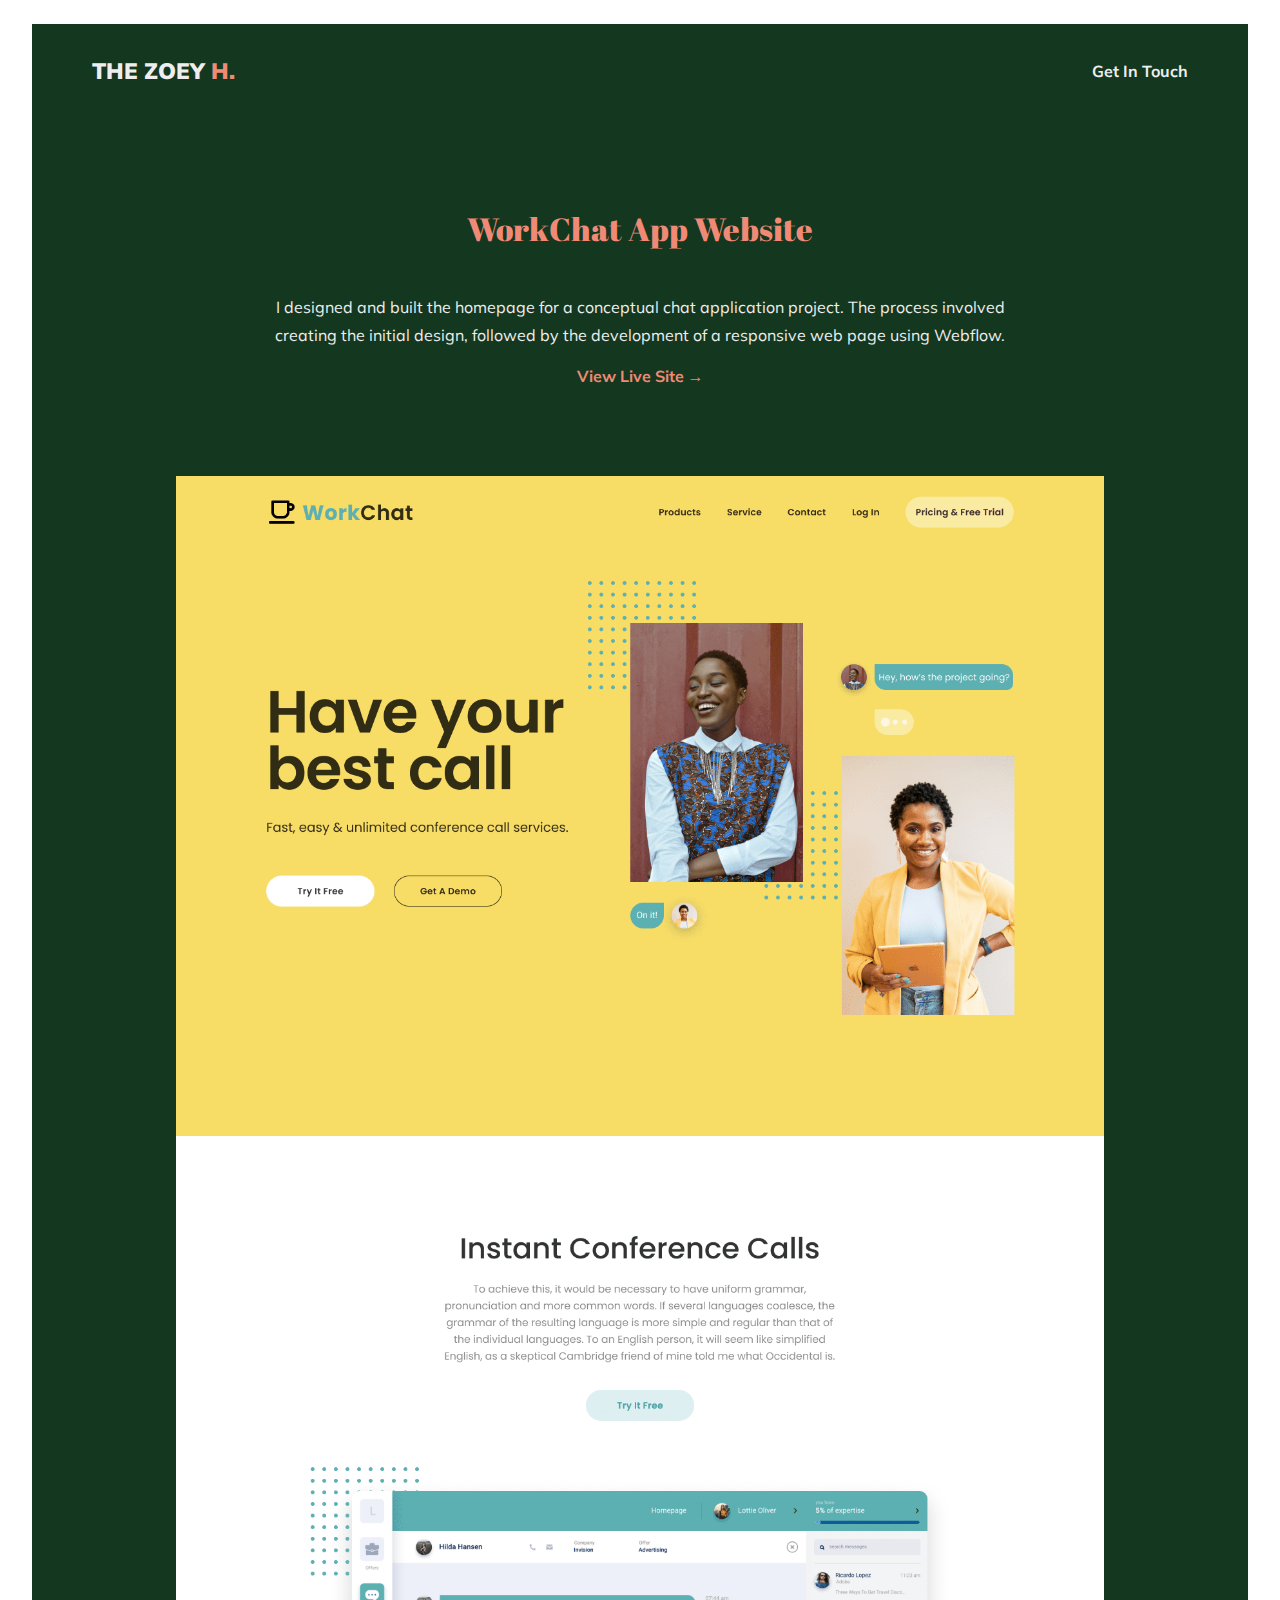
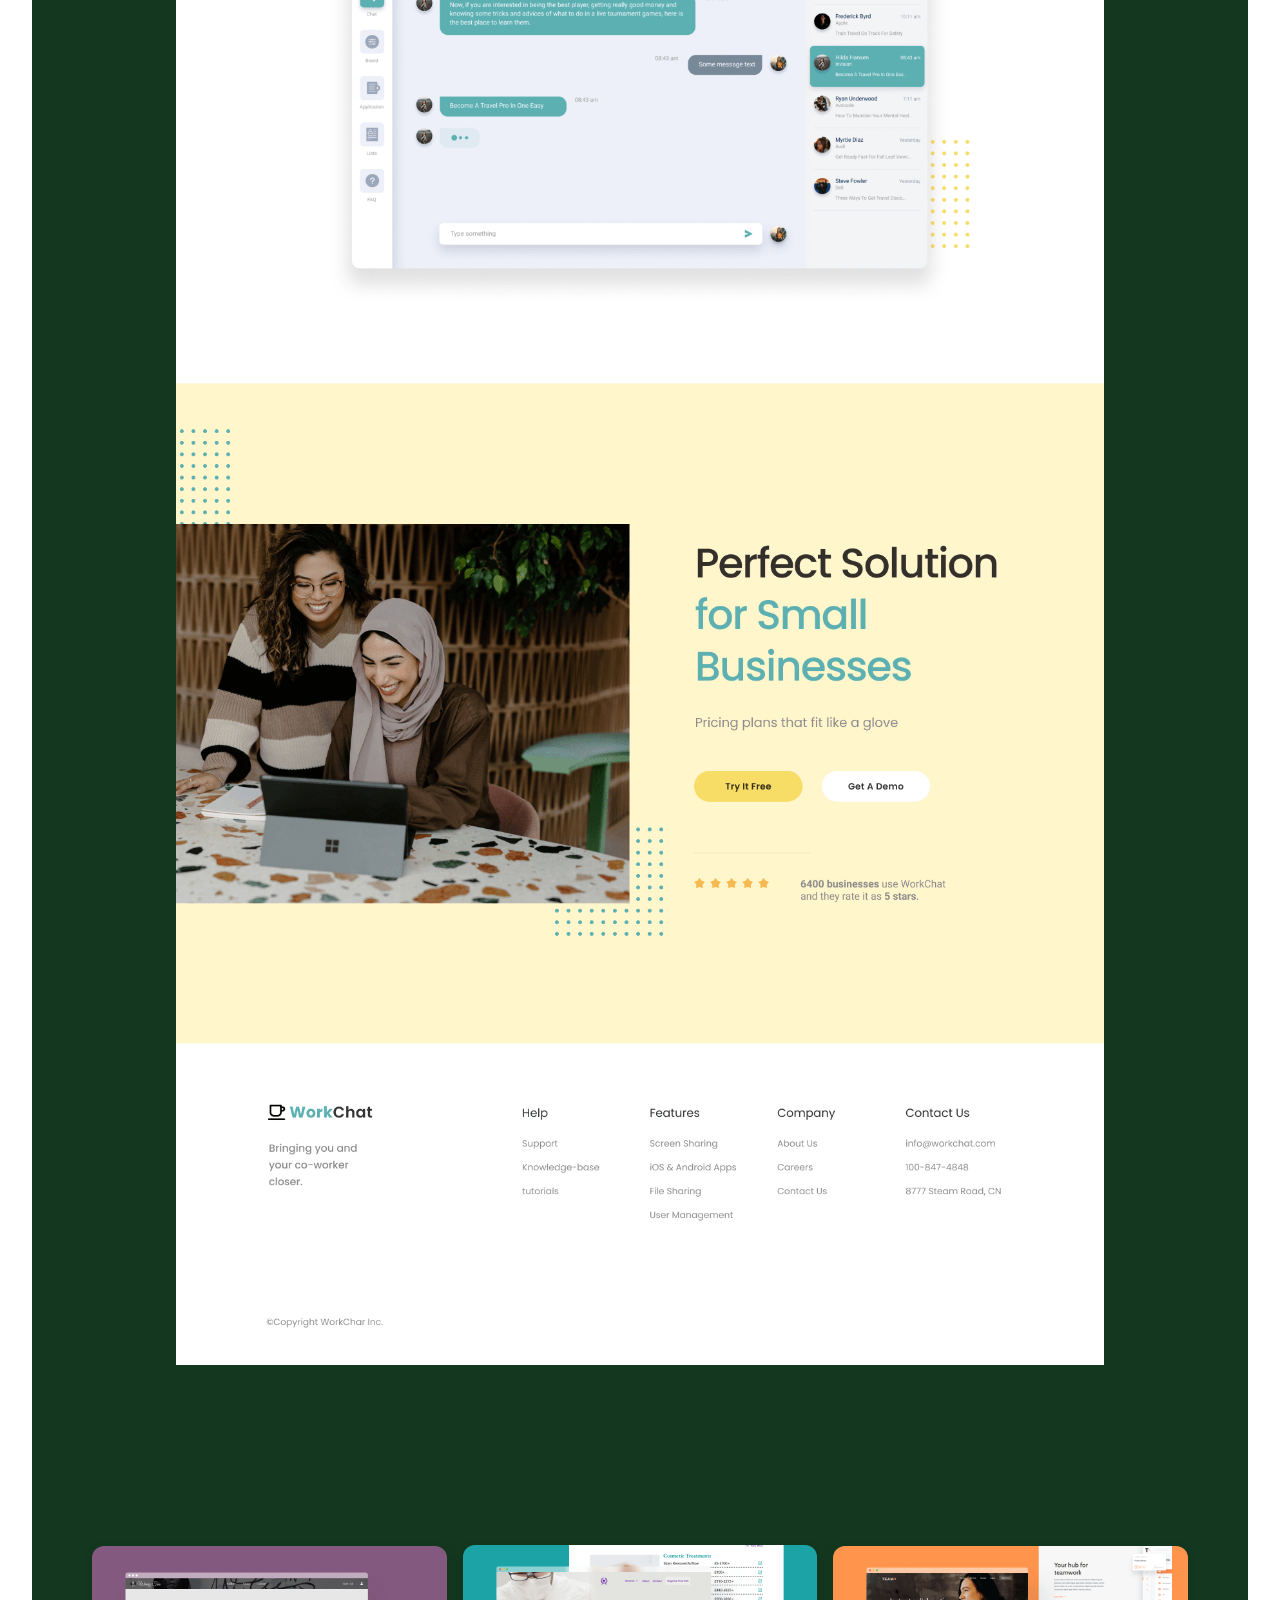
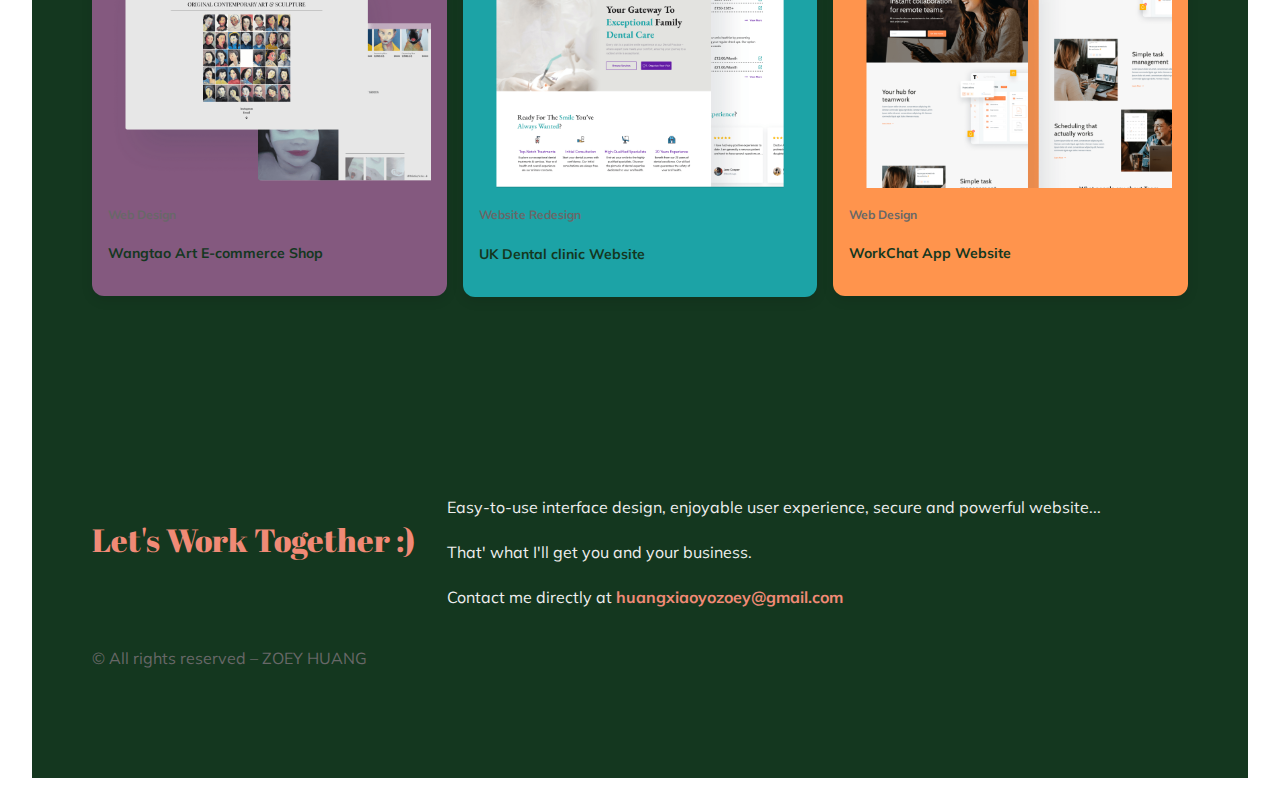
<file: public/workchat-page.html>
<!DOCTYPE html>
<html lang="en">
<head>
    <meta charset="UTF-8">
    <title>WorkChat App Website</title>
    <link rel="stylesheet" href="../style.css">
    <link rel="preconnect" href="https://fonts.googleapis.com">
    <link rel="preconnect" href="https://fonts.gstatic.com" crossorigin>
    <link href="https://fonts.googleapis.com/css2?family=Abril+Fatface&family=Mulish:ital,wght@0,200..1000;1,200..1000&display=swap" rel="stylesheet">
</head>

<body id="project-page">
    <header>
        <a href="../index.html" class="logo">THE ZOEY <span>H.</span></a>
        <a href="mailto:huangxiaoyozoey@gmail.com" class="link">Get In Touch</a>
    </header>

    <section id="project-info">
        <div class="container centre text">
            <h2>WorkChat App Website</h2>
            <p>I designed and built the homepage for a conceptual chat application project. The process involved creating the initial design, followed by the development of a responsive web page using Webflow.</p>
            <a href="https://workchat-80b66f.webflow.io/" class="link live-site">View Live Site →</a> 
        </div>
        <div class="container centre">
            <img src="../images/workchat-landing.png" alt= "Display of the landing page of the team app"/>
        </div>
    </section>

    <section id="other-projects">
        <div class="container">
            <div class="other-list">
                <a href="./wangtao-design-page.html">
                    <div class="other-card" id="wt">
                        <img class="project-img" src="../images/wangtao-art.png" alt="the mockups of the wangtao art e-commerceshop." />
                        <p>Web Design</p>
                        <h4>Wangtao Art E-commerce Shop</h4>
                    </div>
                </a>

                <a href="./uk-dental-clinic-page.html">
                    <div class="other-card" id="dental">
                        <img class="project-img" src="../images/pinner-dental.png" alt="the mockups of a uk-based dental clinic." />
                        <p>Website Redesign</p>
                        <h4>UK Dental clinic Website</h4>
                    </div>
                </a>

                <a href="./workchat-page.html">
                    <div class="other-card" id="team">
                        <img class="project-img" src="../images/team-app.png" alt="the mockups of the team app website." />
                        <p>Web Design</p>
                        <h4>WorkChat App Website</h4>
                    </div>
                </a>
                

            </div>

        </div>

    </section>

    <section id="footer">
        <div class="container">
            <div class="footer-flex">
                <h2>Let's Work Together :)</h2>
                <div class="right-text">
                    <p>Easy-to-use interface design, enjoyable user experience, secure and powerful website...</p>
                    <p>That' what I'll get you and your business.</p>
                    <p>Contact me directly at <a href="mailto:huangxiaoyozoey@gmail.com" class="link colored">huangxiaoyozoey@gmail.com</a></p>
                </div>
            </div>
            <p class="copyright">© All rights reserved – ZOEY HUANG</p>  
        </div>
    </section>

   
</body>
</file>
<file: style.css>
body {
    background-color: white;
    color: #eee;
    font-family: "Mulish", serif;
    font-optical-sizing: auto;
    font-weight: 400;
    font-style: normal;
    font-size: 16px;
    
}

/* 1. main *->>>>>>>>*/
/* Sections & containers */
section {
    margin: 0 1.5rem;
    background-color: #14371f;
    max-width: 1400px;
}

.container {
    padding: 90px 60px;
    
}

header {
    padding: 2rem 60px;
    display: flex;
    justify-content: space-between;
    align-items: center;
    background-color: #14371f;
    margin: 1.5rem 1.5rem 0 1.5rem;
    
}

#hero {
    height: 88vh;
    display: flex;
    flex-direction: column;
    justify-content: end;
}

.footer-flex {
    display: flex;
    flex-direction: row;
    gap: 2rem;
    align-items: center;
    
}

#footer {
    margin: 0 1.5rem 1.5rem 1.5rem;
}

/* 1. main *->>>>>>>>*/
/* font */
p {
    line-height: 180%;
}

h1, h2, h3 {
    color: #f08a76;
    font-family: "Abril Fatface", serif;
    font-weight: 400;
    font-style: normal;
}

h1 {
    font-size: 6rem;
    margin: 0;
}

h2 {
    font-size: 2rem;
    margin-top: 0;
}

h3{
    color: #14371f;
    font-size: 1.75rem;
}

h4 {
    color:#14371f;
    font-size: 14px;
}

a {
    text-decoration: none;
    color: inherit;
}

.logo{
    color: #eee;
    font-size: 1.4rem;
    font-weight: 900;
    text-decoration-line: none;
}

.link {
    color: #eee;
    font-weight: 700;
    text-decoration-line: none;  
}

span, .colored {
    color: #f08a76;
}

.role {
    margin-bottom: 3rem;
}

.project-number {
    color: #14371f;
    font-size: 5rem;
}


.hero-text {
    max-width: 544px;
}

.copyright {
    color: #686868;
}


/* 1. main *->>>>>>>>*/
/* images */
.project-img {
    width: 100%;
    height: auto;
}

/* 1. main *->>>>>>>>*/
/* project list & cards */
.project-list {
    display: flex;
    flex-direction: column;
    gap: 3rem;
    align-items: center;
    width: 100%;
}

.project-card {
    display: flex;
    flex-direction: row;
    border-radius: 24px; 
    padding: 24px;
    box-shadow: 0 4px 12px rgba(0, 0, 0, 0.1);
}

.left-wrap {
    width: 30%;

}
.right-wrap {
    width: 70%;
    text-align: center;
}


/* 1. main *->>>>>>>>*/
/* colors for each project-card */
#wt {
    background-color: #84597F;
}

#dental {
    background-color: #1CA3A6;
}

#team {
    background-color: #FF944D;
}

#work-chat {
    background-color: #5CB0B2;
}

/* 2. project page *->>>>>>>>/
/* Sections & containers */
.centre {
    display: flex;
    flex-direction:column;
    text-align: center;
    justify-content: center;
    margin: auto;
    max-width: 928px;
    padding-top: 0;
}

.text {
    max-width: 736px;
    padding-top: 90px;
}

/* 2. project page *->>>>>>>>/
/* other projects */
.other-list {
    display: flex;
    flex-direction: row;
    gap: 1rem;
    align-items: center;
    width: 100%;
}

.other-card {
    border-radius: 12px; 
    padding: 0 16px 16px 16px;
    box-shadow: 0 4px 12px rgba(0, 0, 0, 0.1);
}

/* 2. project page *->>>>>>>>/
/* font */
.live-site {
    color: #f08a76;
}

.other-card p {
    color: #686868;
    font-size: 12px;
    font-weight: bold;
}



/* 1. Mobile (Extra Small Screens: 0px - 767px) */
@media (max-width: 767px) {
    body {
        font-size: 14px;
        line-height: 1.6;
    }

    section {
        margin: 0 1rem;
    }
    
    .container {
        padding: 60px 30px;
    }

    header {
        flex-direction: column;
        padding: 1rem;
        text-align: center;
        padding: 1rem 30px;
        margin: 1rem 1rem 0 1rem;
    }

    h1 {
        font-size: 3.8rem;
    }

    h2 {
        font-size: 1.6rem;
        line-height: 1.1;
    }
    
    h3{
        font-size: 1.3rem;
        line-height: 1.2;
    }

    .project-number {
        font-size: 3.8rem;
    }

    .project-list {
        gap: 1.5rem;
    }

    .project-card {
        padding: 16px;
    }

    .right-wrap {
        align-content:center;
    }

    .footer-flex {
        flex-direction: column;
        align-items: flex-start;
    }

    #footer {
        margin: 0 1rem 1rem 1rem;
    }
/* project page */
    .other-list {
        flex-direction: column;
        gap: 1rem;
    }

    .other-card {
        
        padding: 14px;
    }

   

}

/* 2. Tablet (Small Screens: 768px - 1024px) */
@media (min-width: 768px) and (max-width: 1024px) {

    section {
        margin: 0 1.2rem;
    }
    
    .container {
        padding: 80px 40px;
    }

    header {
        flex-direction: column;
        padding: 1.2rem;
        text-align: center;
        padding: 1.2rem 40px;
        margin: 1.2rem 1.2rem 0 1.2rem;
    }

    .project-list {
        gap: 2rem;
    }

    .project-card {
        flex-direction: row;
    }

    .footer-flex {
        flex-direction: column;
        gap: 1rem;
        align-items: flex-start;
    }

    #footer {
        margin: 0 1.2rem 1.2rem 1.2rem;
    }
}
</file>
